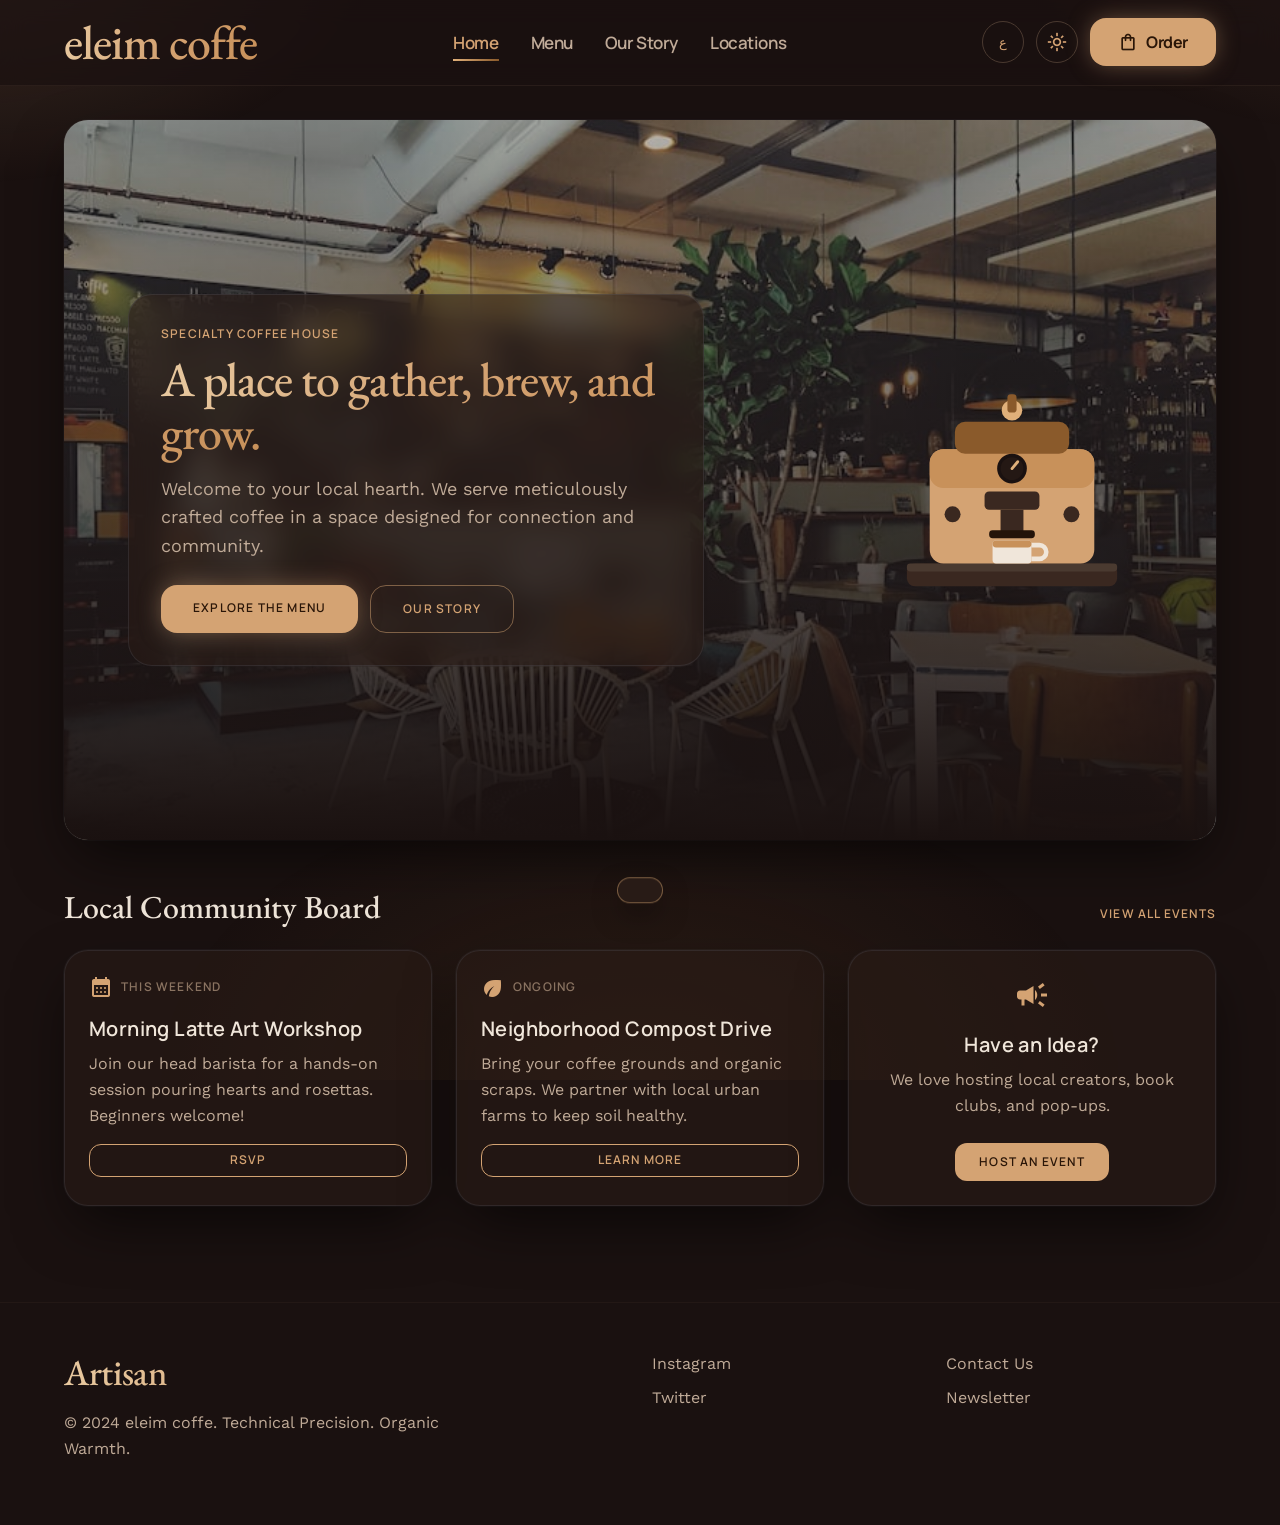
<file: index.html>
<!DOCTYPE html>

<html class="dark" lang="en" dir="ltr"><head>
<meta charset="utf-8"/>
<meta content="width=device-width, initial-scale=1.0" name="viewport"/>
<title>eleim coffe | The Organic Hearth</title>
<script src="assets/tailwind.js"></script>
<link href="assets/fonts.css" rel="stylesheet"/>
<style>.material-symbols-outlined{font-family:'Material Symbols Outlined';font-weight:normal;font-style:normal;line-height:1;letter-spacing:normal;text-transform:none;display:inline-block;white-space:nowrap;direction:ltr;}</style>
<script id="tailwind-config">
        tailwind.config = {
          darkMode: "class",
          theme: {
            extend: {
              "colors": {
                "tertiary-fixed": "rgb(var(--tertiary-fixed) / <alpha-value>)",
                "outline": "rgb(var(--outline) / <alpha-value>)",
                "on-secondary-fixed-variant": "rgb(var(--on-secondary-fixed-variant) / <alpha-value>)",
                "primary-fixed": "rgb(var(--primary-fixed) / <alpha-value>)",
                "tertiary": "rgb(var(--tertiary) / <alpha-value>)",
                "surface-container-highest": "rgb(var(--surface-container-highest) / <alpha-value>)",
                "surface-container-low": "rgb(var(--surface-container-low) / <alpha-value>)",
                "on-error-container": "rgb(var(--on-error-container) / <alpha-value>)",
                "on-tertiary-container": "rgb(var(--on-tertiary-container) / <alpha-value>)",
                "on-secondary-fixed": "rgb(var(--on-secondary-fixed) / <alpha-value>)",
                "on-tertiary-fixed-variant": "rgb(var(--on-tertiary-fixed-variant) / <alpha-value>)",
                "on-tertiary": "rgb(var(--on-tertiary) / <alpha-value>)",
                "inverse-on-surface": "rgb(var(--inverse-on-surface) / <alpha-value>)",
                "on-primary": "rgb(var(--on-primary) / <alpha-value>)",
                "on-secondary": "rgb(var(--on-secondary) / <alpha-value>)",
                "outline-variant": "rgb(var(--outline-variant) / <alpha-value>)",
                "surface-dim": "rgb(var(--surface-dim) / <alpha-value>)",
                "secondary": "rgb(var(--secondary) / <alpha-value>)",
                "primary": "rgb(var(--primary) / <alpha-value>)",
                "primary-container": "rgb(var(--primary-container) / <alpha-value>)",
                "surface": "rgb(var(--surface) / <alpha-value>)",
                "surface-container": "rgb(var(--surface-container) / <alpha-value>)",
                "secondary-fixed": "rgb(var(--secondary-fixed) / <alpha-value>)",
                "inverse-surface": "rgb(var(--inverse-surface) / <alpha-value>)",
                "on-secondary-container": "rgb(var(--on-secondary-container) / <alpha-value>)",
                "on-surface-variant": "rgb(var(--on-surface-variant) / <alpha-value>)",
                "secondary-fixed-dim": "rgb(var(--secondary-fixed-dim) / <alpha-value>)",
                "on-primary-fixed-variant": "rgb(var(--on-primary-fixed-variant) / <alpha-value>)",
                "error": "rgb(var(--error) / <alpha-value>)",
                "surface-tint": "rgb(var(--surface-tint) / <alpha-value>)",
                "surface-variant": "rgb(var(--surface-variant) / <alpha-value>)",
                "surface-bright": "rgb(var(--surface-bright) / <alpha-value>)",
                "error-container": "rgb(var(--error-container) / <alpha-value>)",
                "on-primary-fixed": "rgb(var(--on-primary-fixed) / <alpha-value>)",
                "background": "rgb(var(--background) / <alpha-value>)",
                "primary-fixed-dim": "rgb(var(--primary-fixed-dim) / <alpha-value>)",
                "tertiary-fixed-dim": "rgb(var(--tertiary-fixed-dim) / <alpha-value>)",
                "surface-container-high": "rgb(var(--surface-container-high) / <alpha-value>)",
                "tertiary-container": "rgb(var(--tertiary-container) / <alpha-value>)",
                "on-error": "rgb(var(--on-error) / <alpha-value>)",
                "on-primary-container": "rgb(var(--on-primary-container) / <alpha-value>)",
                "on-surface": "rgb(var(--on-surface) / <alpha-value>)",
                "surface-container-lowest": "rgb(var(--surface-container-lowest) / <alpha-value>)",
                "inverse-primary": "rgb(var(--inverse-primary) / <alpha-value>)",
                "on-background": "rgb(var(--on-background) / <alpha-value>)",
                "secondary-container": "rgb(var(--secondary-container) / <alpha-value>)",
                "on-tertiary-fixed": "rgb(var(--on-tertiary-fixed) / <alpha-value>)"
              },
              "borderRadius": { "DEFAULT": "0.25rem", "lg": "0.5rem", "xl": "0.75rem", "full": "9999px", "2xl": "1rem", "3xl": "1.5rem" },
              "spacing": { "margin-mobile": "16px", "container-max": "1280px", "stack-md": "24px", "stack-lg": "48px", "stack-sm": "12px", "margin-desktop": "64px", "gutter": "24px", "unit": "8px" },
              "fontFamily": {
                      "display-lg-mobile": ["EB Garamond"], "headline-sm": ["Manrope"], "label-caps": ["Manrope"],
                      "headline-md": ["EB Garamond"], "display-lg": ["EB Garamond"], "body-lg": ["Work Sans"],
                      "body-md": ["Work Sans"], "mono-technical": ["Space Grotesk"], "nav": ["Manrope"]
              },
              "fontSize": {
                      "display-lg-mobile": ["36px", { "lineHeight": "1.2", "letterSpacing": "-0.01em", "fontWeight": "500" }],
                      "headline-sm": ["20px", { "lineHeight": "1.4", "letterSpacing": "0.02em", "fontWeight": "600" }],
                      "label-caps": ["12px", { "lineHeight": "1.2", "letterSpacing": "0.1em", "fontWeight": "600" }],
                      "headline-md": ["32px", { "lineHeight": "1.2", "fontWeight": "500" }],
                      "display-lg": ["48px", { "lineHeight": "1.1", "letterSpacing": "-0.02em", "fontWeight": "500" }],
                      "body-lg": ["18px", { "lineHeight": "1.6", "fontWeight": "400" }],
                      "body-md": ["16px", { "lineHeight": "1.6", "fontWeight": "400" }],
                      "mono-technical": ["14px", { "lineHeight": "1.4", "fontWeight": "400" }]
              }
      },
          },
        }
      </script>
<style>
        /* ===== Theme tokens (Dark = default) ===== */
        :root, .dark {
            --tertiary-fixed: 92 67 38; --outline: 138 115 97; --on-secondary-fixed-variant: 240 217 184;
            --primary-fixed: 240 230 218; --tertiary: 212 163 115; --surface-container-highest: 42 29 23;
            --surface-container-low: 36 24 20; --on-error-container: 255 180 171; --on-tertiary-container: 232 201 160;
            --on-secondary-fixed: 255 232 204; --on-tertiary-fixed-variant: 240 217 184; --on-tertiary: 42 22 8;
            --inverse-on-surface: 36 24 20; --on-primary: 35 19 9; --on-secondary: 42 22 8; --outline-variant: 74 58 48;
            --surface-dim: 21 13 11; --secondary: 212 163 115; --primary: 240 230 218; --primary-container: 58 40 32;
            --surface: 26 17 16; --surface-container: 42 29 23; --secondary-fixed: 122 79 40; --inverse-surface: 240 230 218;
            --on-secondary-container: 255 217 168; --on-surface-variant: 192 171 152; --secondary-fixed-dim: 200 145 90;
            --on-primary-fixed-variant: 216 196 176; --error: 255 84 73; --surface-tint: 212 163 115; --surface-variant: 42 29 23;
            --surface-bright: 58 40 32; --error-container: 147 0 10; --on-primary-fixed: 26 17 16; --background: 26 17 16;
            --primary-fixed-dim: 192 171 152; --tertiary-fixed-dim: 224 176 122; --surface-container-high: 58 40 32;
            --tertiary-container: 212 163 115; --on-error: 105 0 5; --on-primary-container: 216 196 176; --on-surface: 240 230 218;
            --surface-container-lowest: 21 13 11; --inverse-primary: 122 79 40; --on-background: 240 230 218;
            --secondary-container: 122 79 40; --on-tertiary-fixed: 255 243 228;
        }
        /* ===== Light theme (cream / latte) ===== */
        .light {
            --tertiary-fixed: 230 203 160; --outline: 156 128 104; --on-secondary-fixed-variant: 90 58 26;
            --primary-fixed: 42 24 16; --tertiary: 154 95 43; --surface-container-highest: 230 211 187;
            --surface-container-low: 251 243 233; --on-error-container: 147 0 10; --on-tertiary-container: 90 58 26;
            --on-secondary-fixed: 90 58 26; --on-tertiary-fixed-variant: 90 58 26; --on-tertiary: 255 248 240;
            --inverse-on-surface: 245 236 225; --on-primary: 255 250 243; --on-secondary: 255 248 240; --outline-variant: 216 196 173;
            --surface-dim: 230 211 187; --secondary: 154 95 43; --primary: 42 24 16; --primary-container: 240 217 184;
            --surface: 245 236 225; --surface-container: 243 231 216; --secondary-fixed: 212 163 115; --inverse-surface: 42 24 16;
            --on-secondary-container: 90 58 26; --on-surface-variant: 107 84 68; --secondary-fixed-dim: 200 145 90;
            --on-primary-fixed-variant: 107 84 68; --error: 186 26 26; --surface-tint: 154 95 43; --surface-variant: 236 220 200;
            --surface-bright: 255 250 243; --error-container: 255 218 214; --on-primary-fixed: 42 24 16; --background: 245 236 225;
            --primary-fixed-dim: 107 84 68; --tertiary-fixed-dim: 154 95 43; --surface-container-high: 236 220 200;
            --tertiary-container: 154 95 43; --on-error: 255 255 255; --on-primary-container: 107 84 68; --on-surface: 42 24 16;
            --surface-container-lowest: 255 250 243; --inverse-primary: 212 163 115; --on-background: 42 24 16;
            --secondary-container: 240 217 184; --on-tertiary-fixed: 90 58 26;
        }

        html { transition: background-color .4s ease; }
        .soft-shadow { box-shadow: 0 24px 60px -12px rgba(0, 0, 0, 0.65), 0 0 0 1px rgba(148, 163, 184, 0.06); }
        .light .soft-shadow { box-shadow: 0 24px 60px -12px rgba(120, 80, 40, 0.18), 0 0 0 1px rgba(154, 95, 43, 0.08); }

        body { position: relative; background-color: rgb(var(--surface)); overflow-x: hidden; transition: background-color .4s ease; }
        body[lang="ar"] { font-family: 'Cairo', 'Work Sans', sans-serif; }
        body::before {
            content: ""; position: fixed; inset: -20%; z-index: -1;
            background:
                radial-gradient(40% 35% at 12% 8%, rgba(212, 163, 115, 0.20), transparent 60%),
                radial-gradient(38% 32% at 92% 6%, rgba(200, 145, 90, 0.16), transparent 60%),
                radial-gradient(45% 40% at 50% 100%, rgba(122, 79, 40, 0.18), transparent 60%);
            animation: aurora 18s ease-in-out infinite alternate;
        }
        .light body::before {
            background:
                radial-gradient(40% 35% at 12% 8%, rgba(212, 163, 115, 0.28), transparent 60%),
                radial-gradient(38% 32% at 92% 6%, rgba(200, 145, 90, 0.24), transparent 60%),
                radial-gradient(45% 40% at 50% 100%, rgba(240, 217, 184, 0.45), transparent 60%);
        }
        @keyframes aurora {
            0%   { transform: translate3d(0, 0, 0) scale(1); }
            50%  { transform: translate3d(-2%, 1.5%, 0) scale(1.08); }
            100% { transform: translate3d(2%, -1.5%, 0) scale(1.04); }
        }

        .glass {
            background: rgba(42, 29, 23, 0.55) !important;
            backdrop-filter: blur(14px); -webkit-backdrop-filter: blur(14px);
            border: 1px solid rgba(148, 163, 184, 0.12) !important;
        }
        .glass:hover { border-color: rgba(212, 163, 115, 0.5) !important; box-shadow: 0 24px 60px -12px rgba(0,0,0,0.65), 0 0 28px -6px rgba(212, 163, 115, 0.35); }
        .light .glass { background: rgba(255, 250, 243, 0.62) !important; border: 1px solid rgba(154, 95, 43, 0.18) !important; }
        .light .glass:hover { border-color: rgba(154, 95, 43, 0.5) !important; box-shadow: 0 24px 60px -12px rgba(120,80,40,0.20), 0 0 28px -6px rgba(154, 95, 43, 0.30); }

        img, .bg-cover { filter: saturate(1.1) sepia(0.12) brightness(0.95) contrast(1.05); }
        .light img, .light .bg-cover { filter: saturate(1.05) sepia(0.05) brightness(1.0) contrast(1.02); }

        .glow-cyan { box-shadow: 0 0 24px -4px rgba(212, 163, 115, 0.55); }
        .text-gradient { background: linear-gradient(100deg, #e8c9a0 0%, #d4a373 50%, #c8915a 100%); -webkit-background-clip: text; background-clip: text; color: transparent; }
        .light .text-gradient { background: linear-gradient(100deg, #a9743b 0%, #8a5a2b 50%, #6b4422 100%); -webkit-background-clip: text; background-clip: text; color: transparent; }

        a, button { transition: all .3s ease; }

        .page { display: none; animation: pageIn .5s ease both; }
        .page.active { display: block; }
        @keyframes pageIn { from { opacity: 0; transform: translateY(12px); } to { opacity: 1; transform: translateY(0); } }
        .nav-link { position: relative; }
        .nav-link.nav-active { color: rgb(var(--secondary)) !important; }
        .nav-link::after { content: ""; position: absolute; inset-inline-start: 0; bottom: -6px; height: 2px; width: 0; background: linear-gradient(90deg,#e0b07a,#8a5a2b); transition: width .3s ease; }
        .nav-link:hover::after, .nav-link.nav-active::after { width: 100%; }

        .steam path { animation: steam 3.2s ease-in-out infinite; }
        .steam path:nth-child(2) { animation-delay: .6s; }
        .steam path:nth-child(3) { animation-delay: 1.2s; }
        @keyframes steam { 0% { opacity: 0; transform: translateY(6px) scaleY(.8); } 40% { opacity: .8; } 100% { opacity: 0; transform: translateY(-14px) scaleY(1.2); } }
        .machine { animation: floaty 6s ease-in-out infinite; }
        @keyframes floaty { 0%,100%{ transform: translateY(0);} 50%{ transform: translateY(-10px);} }

        #toast {
            position: fixed; bottom: 28px; left: 50%; transform: translateX(-50%) translateY(120%);
            background: rgba(42,29,23,.92); border: 1px solid rgba(212,163,115,.5); color: #f0e6da;
            padding: 12px 22px; border-radius: 9999px; z-index: 100; backdrop-filter: blur(10px);
            transition: transform .4s cubic-bezier(.2,.9,.3,1.3); box-shadow: 0 12px 30px -6px rgba(0,0,0,.6); font-size: 14px;
        }
        .light #toast { background: rgba(255,250,243,.95); color: #2a1810; border-color: rgba(154,95,43,.5); }
        #toast.show { transform: translateX(-50%) translateY(0); }

        .icon-btn { width: 42px; height: 42px; display: inline-flex; align-items: center; justify-content: center; border-radius: 9999px; border: 1px solid rgb(var(--outline-variant)); color: rgb(var(--secondary)); }
        .icon-btn:hover { background: rgb(var(--secondary) / .12); }
    </style>
</head>
<body class="bg-surface text-on-surface font-body-md antialiased selection:bg-secondary selection:text-on-secondary">

<!-- ===== TOP APP BAR (desktop) ===== -->
<nav class="bg-surface/70 backdrop-blur-md fixed top-0 w-full z-50 border-b border-outline-variant/30 hidden md:block">
<div class="flex justify-between items-center px-margin-mobile md:px-margin-desktop py-4 max-w-container-max mx-auto">
<a class="font-display-lg text-display-lg-mobile md:text-display-lg text-gradient" data-nav="home" data-i18n="brand.full" href="#home">eleim coffe</a>
<div class="flex gap-8 font-nav text-[17px] font-semibold tracking-tight items-center">
<a class="nav-link text-on-surface-variant hover:text-secondary" data-nav="home" data-i18n="nav.home" href="#home">Home</a>
<a class="nav-link text-on-surface-variant hover:text-secondary" data-nav="menu" data-i18n="nav.menu" href="#menu">Menu</a>
<a class="nav-link text-on-surface-variant hover:text-secondary" data-nav="story" data-i18n="nav.story" href="#story">Our Story</a>
<a class="nav-link text-on-surface-variant hover:text-secondary" data-nav="locations" data-i18n="nav.locations" href="#locations">Locations</a>
</div>
<div class="flex items-center gap-3">
<button id="langBtn" class="icon-btn font-label-caps text-[13px]" title="Language">ع</button>
<button id="themeBtn" class="icon-btn" title="Theme"><span class="material-symbols-outlined text-[20px]">light_mode</span></button>
<button data-nav="order" onclick="location.hash='#order'" class="bg-secondary text-on-secondary px-7 py-3 rounded-2xl font-nav text-[16px] font-bold tracking-tight hover:bg-secondary-container hover:text-on-secondary-container glow-cyan flex items-center gap-2">
<span class="material-symbols-outlined text-[20px]">shopping_bag</span><span data-i18n="nav.order">Order</span>
<span data-cart-count class="hidden bg-on-secondary/20 px-2 py-0.5 rounded-full text-[11px]">0</span>
</button>
</div>
</div>
</nav>

<!-- ===== MOBILE TOP BAR ===== -->
<div class="md:hidden flex justify-between items-center px-margin-mobile py-4 fixed top-0 w-full z-50 bg-surface/80 backdrop-blur-md border-b border-outline-variant/30">
<a class="font-display-lg-mobile text-display-lg-mobile text-gradient" data-nav="home" data-i18n="brand.short" href="#home">eleim</a>
<div class="flex items-center gap-2">
<button id="langBtnM" class="icon-btn font-label-caps text-[13px]">ع</button>
<button id="themeBtnM" class="icon-btn"><span class="material-symbols-outlined text-[20px]">light_mode</span></button>
<button id="menuBtn" class="icon-btn"><span class="material-symbols-outlined">menu</span></button>
</div>
</div>
<!-- Mobile drawer -->
<div id="mobileMenu" class="md:hidden fixed inset-0 z-40 bg-surface/95 backdrop-blur-lg flex-col items-center justify-center gap-8 hidden">
<a class="nav-link font-nav text-3xl font-bold tracking-tight text-primary" data-nav="home" data-i18n="nav.home" href="#home">Home</a>
<a class="nav-link font-nav text-3xl font-bold tracking-tight text-primary" data-nav="menu" data-i18n="nav.menu" href="#menu">Menu</a>
<a class="nav-link font-nav text-3xl font-bold tracking-tight text-primary" data-nav="story" data-i18n="nav.story" href="#story">Our Story</a>
<a class="nav-link font-nav text-3xl font-bold tracking-tight text-primary" data-nav="locations" data-i18n="nav.locations" href="#locations">Locations</a>
<a class="nav-link font-nav text-3xl font-bold tracking-tight text-secondary" data-nav="order" data-i18n="nav.order" href="#order">Order</a>
</div>

<!-- ===== MAIN ===== -->
<main class="pt-[100px] md:pt-[120px] pb-stack-lg">

<!-- ============ PAGE: HOME ============ -->
<section class="page" data-page="home">
<div class="px-margin-mobile md:px-margin-desktop max-w-container-max mx-auto mb-stack-lg">
<div class="relative w-full h-[640px] md:h-[720px] rounded-3xl overflow-hidden soft-shadow bg-surface-container-low">
<div class="absolute inset-0 bg-cover bg-center w-full h-full" style="background-image: url('assets/img/1554118811-1e0d58224f24.jpg')"></div>
<div class="absolute inset-0 bg-gradient-to-t from-surface via-surface/60 to-surface/20"></div>
<div class="relative z-10 h-full flex flex-col md:flex-row items-center justify-between p-margin-mobile md:p-margin-desktop gap-8">
<div class="max-w-xl glass p-8 rounded-3xl">
<p class="font-label-caps text-label-caps text-secondary uppercase tracking-widest mb-3" data-i18n="hero.badge">Specialty Coffee House</p>
<h1 class="font-display-lg-mobile md:font-display-lg text-display-lg-mobile md:text-display-lg mb-4"><span class="text-gradient" data-i18n="hero.title">A place to gather, brew, and grow.</span></h1>
<p class="font-body-lg text-body-lg text-on-surface-variant mb-6" data-i18n="hero.desc">Welcome to your local hearth. We serve meticulously crafted coffee in a space designed for connection and community.</p>
<div class="flex flex-wrap gap-3">
<a href="#menu" class="bg-secondary text-on-secondary px-8 py-4 rounded-2xl font-label-caps text-label-caps uppercase tracking-widest hover:bg-secondary-container hover:text-on-secondary-container glow-cyan" data-i18n="hero.cta1">Explore the Menu</a>
<a href="#story" class="border border-secondary/50 text-secondary px-8 py-4 rounded-2xl font-label-caps text-label-caps uppercase tracking-widest hover:bg-secondary/10" data-i18n="hero.cta2">Our Story</a>
</div>
</div>
<div class="machine hidden lg:block shrink-0">
<svg width="280" height="240" viewBox="0 0 240 210" fill="none" xmlns="http://www.w3.org/2000/svg">
<g class="steam" stroke="#f0e6da" stroke-width="3" stroke-linecap="round" opacity="0.8">
<path d="M112 150 c-6 -8 6 -12 0 -22"/><path d="M120 150 c-6 -8 6 -12 0 -22"/><path d="M128 150 c-6 -8 6 -12 0 -22"/>
</g>
<rect x="28" y="178" width="184" height="20" rx="7" fill="#3a2820"/>
<rect x="28" y="178" width="184" height="7" rx="3" fill="#4a3a30"/>
<rect x="48" y="78" width="144" height="100" rx="12" fill="#d4a373"/>
<rect x="48" y="78" width="144" height="34" rx="12" fill="#c8915a"/>
<rect x="70" y="54" width="100" height="28" rx="9" fill="#8a5a2b"/>
<circle cx="120" cy="44" r="9" fill="#e0b07a"/>
<rect x="116" y="30" width="8" height="16" rx="3" fill="#8a5a2b"/>
<circle cx="120" cy="95" r="13" fill="#1a1110"/><circle cx="120" cy="95" r="10" fill="#241814"/>
<path d="M120 95 l5 -6" stroke="#e0b07a" stroke-width="2.5" stroke-linecap="round"/>
<circle cx="68" cy="135" r="7" fill="#3a2820"/><circle cx="172" cy="135" r="7" fill="#3a2820"/>
<rect x="96" y="115" width="48" height="16" rx="4" fill="#3a2820"/>
<rect x="110" y="131" width="20" height="20" fill="#3a2820"/>
<rect x="100" y="149" width="40" height="7" rx="3" fill="#231309"/>
<rect x="103" y="158" width="34" height="20" rx="3" fill="#f0e6da"/>
<path d="M137 162 h7 a6 6 0 0 1 0 12 h-7" fill="none" stroke="#f0e6da" stroke-width="4"/>
<rect x="103" y="158" width="34" height="6" rx="3" fill="#c8915a"/>
</svg>
</div>
</div>
</div>
</div>

<div class="px-margin-mobile md:px-margin-desktop max-w-container-max mx-auto mb-stack-lg">
<div class="flex flex-col md:flex-row justify-between items-baseline mb-stack-md">
<h2 class="font-headline-md text-headline-md text-primary" data-i18n="community.title">Local Community Board</h2>
<a class="font-label-caps text-label-caps text-secondary uppercase tracking-widest hover:underline mt-2 md:mt-0" href="#locations" data-i18n="community.viewall">View All Events</a>
</div>
<div class="grid grid-cols-1 md:grid-cols-3 gap-gutter">
<div class="glass rounded-3xl p-6 soft-shadow hover:-translate-y-1.5">
<div class="flex items-center gap-2 mb-4"><span class="material-symbols-outlined text-secondary" style="font-variation-settings:'FILL' 1;">calendar_month</span><span class="font-label-caps text-label-caps text-outline uppercase tracking-widest" data-i18n="c1.badge">This Weekend</span></div>
<h3 class="font-headline-sm text-headline-sm text-primary mb-2" data-i18n="c1.title">Morning Latte Art Workshop</h3>
<p class="font-body-md text-body-md text-on-surface-variant mb-4" data-i18n="c1.desc">Join our head barista for a hands-on session pouring hearts and rosettas. Beginners welcome!</p>
<button data-rsvp class="w-full py-2 border border-secondary text-secondary rounded-xl font-label-caps text-label-caps uppercase hover:bg-secondary/10" data-i18n="c1.btn">RSVP</button>
</div>
<div class="glass rounded-3xl p-6 soft-shadow hover:-translate-y-1.5">
<div class="flex items-center gap-2 mb-4"><span class="material-symbols-outlined text-tertiary" style="font-variation-settings:'FILL' 1;">eco</span><span class="font-label-caps text-label-caps text-outline uppercase tracking-widest" data-i18n="c2.badge">Ongoing</span></div>
<h3 class="font-headline-sm text-headline-sm text-primary mb-2" data-i18n="c2.title">Neighborhood Compost Drive</h3>
<p class="font-body-md text-body-md text-on-surface-variant mb-4" data-i18n="c2.desc">Bring your coffee grounds and organic scraps. We partner with local urban farms to keep soil healthy.</p>
<button data-rsvp class="w-full py-2 border border-secondary text-secondary rounded-xl font-label-caps text-label-caps uppercase hover:bg-secondary/10" data-i18n="c2.btn">Learn More</button>
</div>
<div class="glass rounded-3xl p-6 soft-shadow border-2 border-secondary/30 flex flex-col justify-center items-center text-center">
<span class="material-symbols-outlined text-4xl text-secondary mb-4" style="font-variation-settings:'FILL' 1;">campaign</span>
<h3 class="font-headline-sm text-headline-sm text-primary mb-2" data-i18n="c3.title">Have an Idea?</h3>
<p class="font-body-md text-body-md text-on-surface-variant mb-6" data-i18n="c3.desc">We love hosting local creators, book clubs, and pop-ups.</p>
<button data-rsvp class="bg-secondary text-on-secondary px-6 py-3 rounded-xl font-label-caps text-label-caps uppercase hover:bg-secondary-container hover:text-on-secondary-container" data-i18n="c3.btn">Host an Event</button>
</div>
</div>
</div>
</section>

<!-- ============ PAGE: MENU ============ -->
<section class="page" data-page="menu">
<!-- Menu banner with background image -->
<div class="px-margin-mobile md:px-margin-desktop max-w-container-max mx-auto mb-stack-lg">
<div class="relative w-full h-[360px] md:h-[460px] rounded-3xl overflow-hidden soft-shadow bg-surface-container-low">
<div class="absolute inset-0 bg-cover bg-center" style="background-image: url('assets/img/1517433670267-08bbd4be890f.jpg')"></div>
<div class="absolute inset-0 bg-gradient-to-t from-surface via-surface/65 to-surface/25"></div>
<div class="relative z-10 h-full flex flex-col justify-end p-margin-mobile md:p-margin-desktop">
<div class="max-w-2xl">
<p class="font-label-caps text-label-caps text-secondary uppercase tracking-widest mb-2" data-i18n="menu.badge">Crafted Daily</p>
<h2 class="font-display-lg-mobile md:font-display-lg text-display-lg-mobile md:text-display-lg mb-3"><span class="text-gradient" data-i18n="menu.title">Our Coffee Menu</span></h2>
<p class="font-body-lg text-body-lg text-on-surface-variant" data-i18n="menu.desc">From single-origin pours to silky milk drinks and fresh-baked pastries — every item made with care.</p>
</div>
</div>
</div>
</div>
<!-- Categorized items -->
<div class="px-margin-mobile md:px-margin-desktop max-w-container-max mx-auto">
<div id="menuGrid"></div>
</div>
</section>

<!-- ============ PAGE: OUR STORY ============ -->
<section class="page" data-page="story">
<div class="px-margin-mobile md:px-margin-desktop max-w-container-max mx-auto">
<div class="grid grid-cols-1 md:grid-cols-2 gap-stack-lg items-center">
<div class="rounded-3xl overflow-hidden h-[420px] soft-shadow">
<img class="w-full h-full object-cover" src="assets/img/1511920170033-f8396924c348.jpg" alt="Barista at work"/>
</div>
<div>
<p class="font-label-caps text-label-caps text-secondary uppercase tracking-widest mb-2" data-i18n="story.badge">Since 2014</p>
<h2 class="font-display-lg-mobile md:font-display-lg text-display-lg-mobile md:text-display-lg mb-6"><span class="text-gradient" data-i18n="story.title">Technical precision. Organic warmth.</span></h2>
<p class="font-body-lg text-body-lg text-on-surface-variant mb-4" data-i18n="story.desc">We started with a single roaster and a simple belief: great coffee is a craft and a community ritual. Today we roast in small batches, source directly from growers, and pour every cup like it matters — because it does.</p>
<div class="grid grid-cols-3 gap-4 mt-8">
<div class="glass rounded-2xl p-4 text-center"><p class="font-display-lg text-headline-md text-secondary">10+</p><p class="font-label-caps text-label-caps text-outline uppercase" data-i18n="story.years">Years</p></div>
<div class="glass rounded-2xl p-4 text-center"><p class="font-display-lg text-headline-md text-secondary">14</p><p class="font-label-caps text-label-caps text-outline uppercase" data-i18n="story.origins">Origins</p></div>
<div class="glass rounded-2xl p-4 text-center"><p class="font-display-lg text-headline-md text-secondary">2</p><p class="font-label-caps text-label-caps text-outline uppercase" data-i18n="story.cafes">Cafés</p></div>
</div>
</div>
</div>
</div>
</section>

<!-- ============ PAGE: LOCATIONS ============ -->
<section class="page" data-page="locations">
<div class="px-margin-mobile md:px-margin-desktop max-w-container-max mx-auto">
<div class="text-center mb-stack-lg max-w-2xl mx-auto">
<p class="font-label-caps text-label-caps text-secondary uppercase tracking-widest mb-2" data-i18n="loc.badge">Come Visit</p>
<h2 class="font-display-lg-mobile md:font-display-lg text-display-lg-mobile md:text-display-lg mb-4"><span class="text-gradient" data-i18n="loc.title">Find a Hearth Near You</span></h2>
</div>
<div id="locGrid" class="grid grid-cols-1 md:grid-cols-2 gap-gutter"></div>
</div>
</section>

<!-- ============ PAGE: ORDER ============ -->
<section class="page" data-page="order">
<div class="px-margin-mobile md:px-margin-desktop mx-auto max-w-2xl">
<div class="glass rounded-3xl p-8 soft-shadow text-center">
<span class="material-symbols-outlined text-5xl text-secondary mb-4" style="font-variation-settings:'FILL' 1;">local_cafe</span>
<h2 class="font-display-lg-mobile md:font-display-lg text-display-lg-mobile md:text-display-lg mb-4"><span class="text-gradient" data-i18n="order.title">Your Order</span></h2>
<p class="font-body-lg text-on-surface-variant mb-6"><span data-i18n="order.items">Items in your bag:</span> <span data-cart-count class="text-secondary font-bold">0</span></p>
<div id="orderList" class="text-start mb-6 divide-y divide-outline-variant/20"></div>
<a href="#menu" class="inline-block bg-secondary text-on-secondary px-8 py-4 rounded-2xl font-label-caps text-label-caps uppercase tracking-widest hover:bg-secondary-container hover:text-on-secondary-container glow-cyan" data-i18n="order.add">+ Add from Menu</a>
</div>
</div>
</section>

</main>

<!-- ===== FOOTER (global — shows on every page) ===== -->
<footer class="border-t border-outline-variant/20 w-full py-stack-lg">
<div class="grid grid-cols-1 md:grid-cols-4 gap-gutter px-margin-mobile md:px-margin-desktop max-w-container-max mx-auto font-body-md text-body-md">
<div class="col-span-1 md:col-span-2">
<a class="font-display-lg text-display-lg-mobile text-gradient mb-4 block" href="#home">Artisan</a>
<p class="text-on-surface-variant max-w-sm mb-4" data-i18n="footer.tagline">© 2024 Artisan Coffee Co. Technical Precision. Organic Warmth.</p>
</div>
<div class="flex flex-col gap-2">
<a class="text-on-surface-variant hover:text-secondary w-fit" href="#">Instagram</a>
<a class="text-on-surface-variant hover:text-secondary w-fit" href="#">Twitter</a>
</div>
<div class="flex flex-col gap-2">
<a class="text-on-surface-variant hover:text-secondary w-fit" href="#locations" data-i18n="footer.contact">Contact Us</a>
<a class="text-on-surface-variant hover:text-secondary w-fit" href="#" data-i18n="footer.newsletter">Newsletter</a>
</div>
</div>
</footer>

<div id="toast"></div>

<!-- ===== PRODUCT MODAL ===== -->
<div id="productModal" class="hidden fixed inset-0 z-[200] items-center justify-center p-4">
<div class="absolute inset-0 bg-black/70 backdrop-blur-sm" data-modal-close></div>
<div class="glass relative w-full max-w-3xl rounded-3xl overflow-hidden soft-shadow max-h-[90vh] overflow-y-auto">
<button data-modal-close aria-label="Close" class="absolute top-4 end-4 z-10 w-10 h-10 inline-flex items-center justify-center rounded-full bg-surface/85 backdrop-blur-sm border border-outline-variant/40 text-on-surface hover:text-secondary hover:border-secondary/60"><span class="material-symbols-outlined text-[20px]">close</span></button>
<div id="modalBody"></div>
</div>
</div>

<!-- ===== JAVASCRIPT ===== -->
<script>
(function () {
  "use strict";

  /* ---------- i18n dictionary ---------- */
  const I18N = {
    en: {
      "brand.full":"eleim coffe","brand.short":"eleim",
      "nav.home":"Home","nav.menu":"Menu","nav.story":"Our Story","nav.locations":"Locations","nav.order":"Order",
      "hero.badge":"Specialty Coffee House","hero.title":"A place to gather, brew, and grow.",
      "hero.desc":"Welcome to your local hearth. We serve meticulously crafted coffee in a space designed for connection and community.",
      "hero.cta1":"Explore the Menu","hero.cta2":"Our Story",
      "community.title":"Local Community Board","community.viewall":"View All Events",
      "c1.badge":"This Weekend","c1.title":"Morning Latte Art Workshop","c1.desc":"Join our head barista for a hands-on session pouring hearts and rosettas. Beginners welcome!","c1.btn":"RSVP",
      "c2.badge":"Ongoing","c2.title":"Neighborhood Compost Drive","c2.desc":"Bring your coffee grounds and organic scraps. We partner with local urban farms to keep soil healthy.","c2.btn":"Learn More",
      "c3.title":"Have an Idea?","c3.desc":"We love hosting local creators, book clubs, and pop-ups.","c3.btn":"Host an Event",
      "menu.badge":"Crafted Daily","menu.title":"Our Coffee Menu","menu.desc":"From single-origin pours to silky milk drinks and fresh-baked pastries — every item made with care.","menu.add":"Add to Order","menu.view":"View",
      "cat.coffee":"Hot Coffee","cat.cold":"Cold Drinks","cat.bakery":"Pastries & Bakery",
      "story.badge":"Since 2014","story.title":"Technical precision. Organic warmth.","story.desc":"We started with a single roaster and a simple belief: great coffee is a craft and a community ritual. Today we roast in small batches, source directly from growers, and pour every cup like it matters — because it does.","story.years":"Years","story.origins":"Origins","story.cafes":"Cafés",
      "loc.badge":"Come Visit","loc.title":"Find a Hearth Near You","loc.directions":"Get Directions",
      "order.title":"Your Order","order.items":"Items in your bag:","order.add":"+ Add from Menu","order.empty":"Your bag is empty — add something tasty from the menu.","order.total":"Total",
      "footer.tagline":"© 2024 eleim coffe. Technical Precision. Organic Warmth.","footer.contact":"Contact Us","footer.newsletter":"Newsletter",
      "order.remove":"Remove item",
      "toast.added":"Added {x} to your order","toast.removed":"Removed {x} from your order","toast.rsvp":"Thanks! We'll be in touch soon."
    },
    ar: {
      "brand.full":"عليم كافيه","brand.short":"عليم",
      "nav.home":"الرئيسية","nav.menu":"القائمة","nav.story":"قصتنا","nav.locations":"الفروع","nav.order":"اطلب",
      "hero.badge":"محمصة قهوة مختصة","hero.title":"مكانٌ نجتمع فيه، ونُحضّر، وننمو.",
      "hero.desc":"أهلاً بك في ركنك الدافئ. نقدّم قهوة محضّرة بعناية في مساحةٍ صُمّمت للتواصل والمجتمع.",
      "hero.cta1":"تصفّح القائمة","hero.cta2":"قصتنا",
      "community.title":"لوحة المجتمع المحلي","community.viewall":"كل الفعاليات",
      "c1.badge":"نهاية الأسبوع","c1.title":"ورشة فنّ اللاتيه الصباحية","c1.desc":"انضمّ إلى رئيس الباريستا في جلسة عملية لرسم القلوب والوريدات. المبتدئون مُرحّبٌ بهم!","c1.btn":"احجز",
      "c2.badge":"مستمر","c2.title":"حملة تدوير المخلّفات","c2.desc":"أحضر بقايا القهوة والمخلّفات العضوية. نتعاون مع المزارع المحلية للحفاظ على خصوبة التربة.","c2.btn":"اعرف المزيد",
      "c3.title":"لديك فكرة؟","c3.desc":"يسعدنا استضافة المبدعين المحليين، ونوادي الكتب، والفعاليات.","c3.btn":"استضِف فعالية",
      "menu.badge":"يُحضّر يومياً","menu.title":"قائمة القهوة","menu.desc":"من القهوة أحادية المصدر ومشروبات الحليب الحريرية إلى المعجنات الطازجة — كلّ صنفٍ يُحضّر بعناية.","menu.add":"أضف للطلب","menu.view":"عرض",
      "cat.coffee":"قهوة ساخنة","cat.cold":"مشروبات باردة","cat.bakery":"معجنات ومخبوزات",
      "story.badge":"منذ 2014","story.title":"دقّةٌ تقنية. ودفءٌ طبيعي.","story.desc":"بدأنا بمحمصةٍ واحدة وإيمانٍ بسيط: القهوة الرائعة حرفةٌ وطقسٌ مجتمعي. اليوم نحمّص بكمياتٍ صغيرة، ونستورد مباشرةً من المزارعين، ونصبّ كلّ كوبٍ وكأنه يهم — لأنه فعلاً يهم.","story.years":"سنوات","story.origins":"مصادر","story.cafes":"فروع",
      "loc.badge":"تفضّل بزيارتنا","loc.title":"اعثر على أقرب فرعٍ إليك","loc.directions":"الاتجاهات",
      "order.title":"طلبك","order.items":"العناصر في سلّتك:","order.add":"+ أضف من القائمة","order.empty":"سلّتك فارغة — أضف شيئاً لذيذاً من القائمة.","order.total":"الإجمالي",
      "footer.tagline":"© 2024 عليم كافيه. دقّة تقنية. ودفءٌ طبيعي.","footer.contact":"تواصل معنا","footer.newsletter":"النشرة البريدية",
      "order.remove":"حذف العنصر",
      "toast.added":"تمت إضافة {x} إلى طلبك","toast.removed":"تمت إزالة {x} من طلبك","toast.rsvp":"شكراً لك! سنتواصل معك قريباً."
    }
  };

  /* ---------- Bilingual data ---------- */
  const MENU = [
    /* ---- Hot Coffee ---- */
    { id:"espresso", cat:"coffee", price:3.0, icon:"coffee", en:{name:"Espresso", origin:"Double shot", tags:["Bold","Cocoa"]}, ar:{name:"إسبريسو", origin:"جرعة مزدوجة", tags:["جريء","كاكاو"]} },
    { id:"americano", cat:"coffee", price:3.2, icon:"coffee", en:{name:"Americano", origin:"Hot water + espresso", tags:["Clean","Bold"]}, ar:{name:"أمريكانو", origin:"ماء ساخن + إسبريسو", tags:["نقي","جريء"]} },
    { id:"cappuccino", cat:"coffee", price:4.2, icon:"local_cafe", en:{name:"Cappuccino", origin:"Espresso + foam", tags:["Silky","Balanced"]}, ar:{name:"كابتشينو", origin:"إسبريسو + رغوة", tags:["حريري","متوازن"]} },
    { id:"flatwhite", cat:"coffee", price:4.5, icon:"coffee_maker", en:{name:"Flat White", origin:"Velvet microfoam", tags:["Smooth","Creamy"]}, ar:{name:"فلات وايت", origin:"رغوة مخمليّة", tags:["ناعم","كريمي"]} },
    { id:"macchiato", cat:"coffee", price:3.8, icon:"local_cafe", en:{name:"Macchiato", origin:"Espresso + foam dab", tags:["Strong","Compact"]}, ar:{name:"ماكياتو", origin:"إسبريسو + لمسة رغوة", tags:["قوي","مركّز"]} },
    { id:"cortado", cat:"coffee", price:4.0, icon:"coffee_maker", en:{name:"Cortado", origin:"Equal milk", tags:["Balanced","Smooth"]}, ar:{name:"كورتادو", origin:"حليب متساوٍ", tags:["متوازن","ناعم"]} },
    { id:"caramel", cat:"coffee", price:5.0, icon:"emoji_food_beverage", en:{name:"Caramel Latte", origin:"House caramel", tags:["Sweet","Buttery"]}, ar:{name:"لاتيه كراميل", origin:"كراميل بيتي", tags:["حلو","زبدي"]} },
    { id:"mocha", cat:"coffee", price:5.2, icon:"local_cafe", en:{name:"Mocha", origin:"Dark chocolate", tags:["Rich","Cocoa"]}, ar:{name:"موكا", origin:"شوكولاتة داكنة", tags:["غني","كاكاو"]} },
    { id:"turkish", cat:"coffee", price:3.5, icon:"coffee", en:{name:"Turkish Coffee", origin:"Finely ground, cardamom", tags:["Rich","Spiced"]}, ar:{name:"قهوة تركي", origin:"مطحونة ناعم، هيل", tags:["غني","مبهّر"]} },
    { id:"hearth", cat:"coffee", price:4.0, icon:"filter_alt", en:{name:"Hearth Blend", origin:"Guatemala / Antigua", tags:["Toasted Nut","Plum"]}, ar:{name:"خلطة المَوقد", origin:"غواتيمالا / أنتيغوا", tags:["مكسّرات محمّصة","برقوق"]} },
    { id:"sunlit", cat:"coffee", price:4.4, icon:"wb_sunny", en:{name:"Sunlit Canopy", origin:"Ethiopia / Yirgacheffe", tags:["Jasmine","Honey"]}, ar:{name:"مظلّة الشمس", origin:"إثيوبيا / يرغاتشيف", tags:["ياسمين","عسل"]} },
    /* ---- Cold Drinks ---- */
    { id:"coldbrew", cat:"cold", price:4.8, icon:"ac_unit", en:{name:"Cold Brew", origin:"18h steeped", tags:["Smooth","Low-acid"]}, ar:{name:"كولد برو", origin:"منقوع 18 ساعة", tags:["ناعم","حموضة منخفضة"]} },
    { id:"icedlatte", cat:"cold", price:4.6, icon:"ac_unit", en:{name:"Iced Latte", origin:"Chilled + milk", tags:["Refreshing","Smooth"]}, ar:{name:"لاتيه مثلّج", origin:"بارد + حليب", tags:["منعش","ناعم"]} },
    { id:"icedmocha", cat:"cold", price:5.0, icon:"ac_unit", en:{name:"Iced Mocha", origin:"Cocoa + ice", tags:["Sweet","Cool"]}, ar:{name:"موكا مثلّج", origin:"كاكاو + ثلج", tags:["حلو","بارد"]} },
    { id:"frappe", cat:"cold", price:5.5, icon:"icecream", en:{name:"Frappé", origin:"Blended ice", tags:["Creamy","Frozen"]}, ar:{name:"فرابيه", origin:"مخفوق مثلّج", tags:["كريمي","مثلّج"]} },
    { id:"affogato", cat:"cold", price:6.0, icon:"icecream", en:{name:"Affogato", origin:"Espresso + gelato", tags:["Dessert","Sweet"]}, ar:{name:"أفوغاتو", origin:"إسبريسو + جيلاتو", tags:["حلوى","حلو"]} },
    /* ---- Pastries & Bakery ---- */
    { id:"croissant", cat:"bakery", price:3.0, icon:"bakery_dining", en:{name:"Butter Croissant", origin:"Flaky, golden", tags:["Buttery","Flaky"]}, ar:{name:"كرواسون بالزبدة", origin:"هشّ، ذهبي", tags:["زبدي","هشّ"]} },
    { id:"painchoc", cat:"bakery", price:3.5, icon:"bakery_dining", en:{name:"Pain au Chocolat", origin:"Dark chocolate", tags:["Chocolate","Flaky"]}, ar:{name:"بان أو شوكولا", origin:"شوكولاتة داكنة", tags:["شوكولاتة","هشّ"]} },
    { id:"almondcr", cat:"bakery", price:3.8, icon:"bakery_dining", en:{name:"Almond Croissant", origin:"Almond cream", tags:["Nutty","Sweet"]}, ar:{name:"كرواسون لوز", origin:"كريمة لوز", tags:["مكسّرات","حلو"]} },
    { id:"cinnamon", cat:"bakery", price:4.0, icon:"cake", en:{name:"Cinnamon Roll", origin:"Cinnamon glaze", tags:["Warm","Sweet"]}, ar:{name:"رول قرفة", origin:"صوص قرفة", tags:["دافئ","حلو"]} },
    { id:"muffin", cat:"bakery", price:3.2, icon:"cake", en:{name:"Blueberry Muffin", origin:"Fresh blueberries", tags:["Fruity","Soft"]}, ar:{name:"مافن توت", origin:"توت طازج", tags:["فاكهي","طري"]} },
    { id:"cookie", cat:"bakery", price:2.5, icon:"cookie", en:{name:"Chocolate Cookie", origin:"Chunky chips", tags:["Chewy","Sweet"]}, ar:{name:"كوكي شوكولاتة", origin:"قطع شوكولاتة", tags:["مطّاطي","حلو"]} },
    { id:"brownie", cat:"bakery", price:3.5, icon:"cake", en:{name:"Fudge Brownie", origin:"Gooey center", tags:["Rich","Chocolate"]}, ar:{name:"براوني", origin:"قلب طري", tags:["غني","شوكولاتة"]} },
    { id:"cheesecake", cat:"bakery", price:4.5, icon:"cake", en:{name:"Cheesecake", origin:"New York style", tags:["Creamy","Tangy"]}, ar:{name:"تشيز كيك", origin:"نيويوركي", tags:["كريمي","حامض خفيف"]} },
    { id:"bananabread", cat:"bakery", price:3.3, icon:"bakery_dining", en:{name:"Banana Bread", origin:"Walnut loaf", tags:["Moist","Nutty"]}, ar:{name:"خبز الموز", origin:"رغيف بالجوز", tags:["طري","مكسّرات"]} },
    { id:"bagel", cat:"bakery", price:3.0, icon:"lunch_dining", en:{name:"Bagel & Cream Cheese", origin:"Toasted", tags:["Savory","Chewy"]}, ar:{name:"بيغل وجبنة كريمية", origin:"محمّص", tags:["مالح","مطّاطي"]} },
    { id:"danish", cat:"bakery", price:3.6, icon:"bakery_dining", en:{name:"Fruit Danish", origin:"Seasonal fruit", tags:["Fruity","Buttery"]}, ar:{name:"دنماركية بالفواكه", origin:"فواكه موسمية", tags:["فاكهي","زبدي"]} }
  ];
  /* ---- Product photos (Unsplash IDs, verified) ---- */
  const IMG = {
    espresso:"1510591509098-f4fdc6d0ff04", americano:"1551030173-122aabc4489c", cappuccino:"1572442388796-11668a67e53d",
    flatwhite:"1517256064527-09c73fc73e38", macchiato:"1485808191679-5f86510681a2", cortado:"1494314671902-399b18174975",
    caramel:"1497636577773-f1231844b336", mocha:"1578314675249-a6910f80cc4e", turkish:"1578374173705-969cbe6f2d6b",
    hearth:"1447933601403-0c6688de566e", sunlit:"1442550528053-c431ecb55509",
    coldbrew:"1461023058943-07fcbe16d735", icedlatte:"1517701550927-30cf4ba1dba5", icedmocha:"1561043433-aaf687c4cf04",
    frappe:"1572490122747-3968b75cc699", affogato:"1633933358116-a27b902fad35",
    croissant:"1555507036-ab1f4038808a", painchoc:"1623334044303-241021148842", almondcr:"1568471173242-461f0a730452",
    cinnamon:"1509365465985-25d11c17e812", muffin:"1607958996333-41aef7caefaa", cookie:"1499636136210-6f4ee915583e",
    brownie:"1606313564200-e75d5e30476c", cheesecake:"1533134242443-d4fd215305ad", bananabread:"1605286978633-2dec93ff88a2",
    bagel:"1585445490387-f47934b73b54", danish:"1620921568790-c1cf8984624c"
  };
  function imgUrl(id) { return "assets/img/" + (IMG[id] || IMG.espresso) + ".jpg"; }
  // Shared ambiance shots used to build a small gallery alongside each product's main photo
  const GALLERY_EXTRA = ["1517433670267-08bbd4be890f", "1511920170033-f8396924c348", "1554118811-1e0d58224f24"];
  function galleryUrls(id) {
    const main = IMG[id] || IMG.espresso;
    const files = [main];
    GALLERY_EXTRA.forEach(function (f) { if (f !== main) files.push(f); });
    return files.map(function (f) { return "assets/img/" + f + ".jpg"; });
  }

  const LOCATIONS = [
    { icon:"storefront", phone:"(555) 014-2200", en:{name:"Downtown Hearth", addr:"120 Maple Street, City Center", hours:"Mon–Sun · 7am – 9pm"}, ar:{name:"مَوقد وسط المدينة", addr:"١٢٠ شارع مايبل، وسط المدينة", hours:"السبت–الجمعة · ٧ص – ٩م"} },
    { icon:"factory", phone:"(555) 014-3300", en:{name:"Riverside Roastery", addr:"8 Canal Walk, Riverside", hours:"Mon–Fri · 6am – 7pm"}, ar:{name:"محمصة ضفّة النهر", addr:"٨ ممشى القناة، ضفّة النهر", hours:"الاثنين–الجمعة · ٦ص – ٧م"} }
  ];

  /* ---------- State ---------- */
  let lang = load("coffee-lang", "en");
  let theme = load("coffee-theme", "dark");
  const cart = {}; // id -> qty
  function t(key) { return (I18N[lang] && I18N[lang][key]) || (I18N.en[key] || key); }
  function load(k, d) { try { return localStorage.getItem(k) || d; } catch (e) { return d; } }
  function save(k, v) { try { localStorage.setItem(k, v); } catch (e) {} }

  /* ---------- Render menu ---------- */
  const menuGrid = document.getElementById("menuGrid");
  const CATS = [
    { key:"coffee", icon:"local_cafe" },
    { key:"cold",   icon:"ac_unit" },
    { key:"bakery", icon:"bakery_dining" }
  ];
  function renderCard(d) {
    const L = d[lang];
    const tags = L.tags.map(function (x) {
      return '<span class="px-3 py-1 rounded-full bg-tertiary-fixed/40 text-on-tertiary-fixed-variant font-label-caps text-label-caps">' + x + '</span>';
    }).join("");
    return '<div data-view="' + d.id + '" class="glass rounded-3xl overflow-hidden soft-shadow hover:-translate-y-1.5 flex flex-col group cursor-pointer">' +
      '<div class="relative h-44 w-full overflow-hidden">' +
        '<img src="' + imgUrl(d.id) + '" alt="' + L.name + '" loading="lazy" class="w-full h-full object-cover transition-transform duration-500 group-hover:scale-110"/>' +
        '<div class="absolute inset-0 bg-gradient-to-t from-black/35 to-transparent"></div>' +
        '<span class="absolute bottom-3 ' + (document.documentElement.dir === "rtl" ? "left-3" : "right-3") + ' bg-surface/85 backdrop-blur-sm text-secondary text-[12px] px-2.5 py-1 rounded-full border border-secondary/30 flex items-center gap-1 opacity-0 group-hover:opacity-100 transition-opacity"><span class="material-symbols-outlined text-[15px]">zoom_in</span>' + t("menu.view") + '</span>' +
        '<span class="absolute top-3 ' + (document.documentElement.dir === "rtl" ? "left-3" : "right-3") + ' bg-surface/85 backdrop-blur-sm text-secondary font-display-lg text-headline-sm px-3 py-1 rounded-full border border-secondary/30">' + money(d.price) + '</span>' +
        '<span class="absolute bottom-3 ' + (document.documentElement.dir === "rtl" ? "right-3" : "left-3") + ' w-9 h-9 rounded-full bg-secondary/90 flex items-center justify-center"><span class="material-symbols-outlined text-on-secondary text-[20px]">' + d.icon + '</span></span>' +
      '</div>' +
      '<div class="p-6 flex flex-col flex-1">' +
        '<p class="font-label-caps text-label-caps text-outline uppercase tracking-widest mb-1">' + L.origin + '</p>' +
        '<h3 class="font-headline-md text-headline-sm text-primary mb-3">' + L.name + '</h3>' +
        '<div class="flex gap-2 flex-wrap mb-5">' + tags + '</div>' +
        '<button data-add="' + d.id + '" class="mt-auto w-full py-2.5 bg-secondary text-on-secondary rounded-xl font-label-caps text-label-caps uppercase tracking-widest hover:bg-secondary-container hover:text-on-secondary-container flex items-center justify-center gap-2">' +
          '<span class="material-symbols-outlined text-[18px]">add_shopping_cart</span>' + t("menu.add") + '</button>' +
      '</div>' +
    '</div>';
  }
  function renderMenu() {
    menuGrid.innerHTML = CATS.map(function (c) {
      const items = MENU.filter(function (m) { return m.cat === c.key; });
      if (!items.length) return "";
      const cards = items.map(renderCard).join("");
      return '<div class="mb-stack-lg">' +
        '<div class="flex items-center gap-3 mb-stack-md">' +
          '<span class="material-symbols-outlined text-secondary text-3xl" style="font-variation-settings:\'FILL\' 1;">' + c.icon + '</span>' +
          '<h3 class="font-headline-md text-headline-md text-primary whitespace-nowrap">' + t("cat." + c.key) + '</h3>' +
          '<span class="font-label-caps text-label-caps text-outline">(' + items.length + ')</span>' +
          '<div class="flex-1 h-px bg-outline-variant/30"></div>' +
        '</div>' +
        '<div class="grid grid-cols-1 sm:grid-cols-2 lg:grid-cols-3 gap-gutter">' + cards + '</div>' +
      '</div>';
    }).join("");
  }

  /* ---------- Product modal ---------- */
  const productModal = document.getElementById("productModal");
  const modalBody = document.getElementById("modalBody");
  function openProduct(id) {
    const d = findItem(id);
    if (!d) return;
    const L = d[lang];
    const imgs = galleryUrls(id);
    const tags = L.tags.map(function (x) {
      return '<span class="px-3 py-1 rounded-full bg-tertiary-fixed/40 text-on-tertiary-fixed-variant font-label-caps text-label-caps">' + x + '</span>';
    }).join("");
    const thumbs = imgs.map(function (u, i) {
      return '<button data-thumb="' + u + '" class="thumb h-16 w-16 shrink-0 rounded-lg overflow-hidden border-2 ' + (i === 0 ? "border-secondary" : "border-outline-variant/30") + '"><img src="' + u + '" alt="" class="w-full h-full object-cover"/></button>';
    }).join("");
    modalBody.innerHTML =
      '<div class="grid md:grid-cols-2">' +
        '<div class="p-4 md:p-5">' +
          '<div class="relative h-64 md:h-80 rounded-2xl overflow-hidden mb-3 bg-surface-container-low">' +
            '<img id="modalMainImg" src="' + imgs[0] + '" alt="' + L.name + '" class="w-full h-full object-cover"/>' +
          '</div>' +
          '<div class="flex gap-2 overflow-x-auto pb-1">' + thumbs + '</div>' +
        '</div>' +
        '<div class="p-6 md:p-8 flex flex-col">' +
          '<p class="font-label-caps text-label-caps text-outline uppercase tracking-widest mb-1">' + L.origin + '</p>' +
          '<h3 class="font-headline-md text-headline-md text-primary mb-4">' + L.name + '</h3>' +
          '<div class="flex gap-2 flex-wrap mb-6">' + tags + '</div>' +
          '<p class="font-display-lg text-headline-sm text-secondary mb-6">' + money(d.price) + '</p>' +
          '<button data-add="' + d.id + '" class="mt-auto w-full py-3 bg-secondary text-on-secondary rounded-xl font-label-caps text-label-caps uppercase tracking-widest hover:bg-secondary-container hover:text-on-secondary-container flex items-center justify-center gap-2">' +
            '<span class="material-symbols-outlined text-[18px]">add_shopping_cart</span>' + t("menu.add") + '</button>' +
        '</div>' +
      '</div>';
    productModal.classList.remove("hidden");
    productModal.classList.add("flex");
    document.body.style.overflow = "hidden";
  }
  function closeModal() {
    productModal.classList.add("hidden");
    productModal.classList.remove("flex");
    document.body.style.overflow = "";
  }

  /* ---------- Render locations ---------- */
  const locGrid = document.getElementById("locGrid");
  function renderLocations() {
    locGrid.innerHTML = LOCATIONS.map(function (l) {
      const L = l[lang];
      return '<div class="glass rounded-3xl p-8 soft-shadow hover:-translate-y-1">' +
        '<div class="flex items-center gap-3 mb-4"><span class="material-symbols-outlined text-secondary text-3xl" style="font-variation-settings:\'FILL\' 1;">' + l.icon + '</span><h3 class="font-headline-md text-headline-md text-primary">' + L.name + '</h3></div>' +
        '<p class="font-body-md text-on-surface-variant flex items-center gap-2 mb-2"><span class="material-symbols-outlined text-secondary text-[18px]">location_on</span>' + L.addr + '</p>' +
        '<p class="font-body-md text-on-surface-variant flex items-center gap-2 mb-2"><span class="material-symbols-outlined text-secondary text-[18px]">schedule</span>' + L.hours + '</p>' +
        '<p class="font-body-md text-on-surface-variant flex items-center gap-2 mb-6"><span class="material-symbols-outlined text-secondary text-[18px]">call</span>' + l.phone + '</p>' +
        '<button data-rsvp class="w-full py-2.5 border border-secondary text-secondary rounded-xl font-label-caps text-label-caps uppercase tracking-widest hover:bg-secondary/10">' + t("loc.directions") + '</button>' +
      '</div>';
    }).join("");
  }

  /* ---------- Cart ---------- */
  const FX_EGP = 50; // USD -> EGP exchange rate
  function money(usd) { const v = Math.round(usd * FX_EGP); return v + " " + (lang === "ar" ? "ج.م" : "EGP"); }
  function findItem(id) { for (let i = 0; i < MENU.length; i++) if (MENU[i].id === id) return MENU[i]; return null; }
  function cartCount() { let c = 0; Object.keys(cart).forEach(function (k) { c += cart[k]; }); return c; }
  function cartTotal() { let s = 0; Object.keys(cart).forEach(function (k) { s += cart[k] * findItem(k).price; }); return s; }
  function renderCart() {
    const count = cartCount();
    document.querySelectorAll("[data-cart-count]").forEach(function (el) {
      el.textContent = count;
      if (el.closest("button")) el.classList.toggle("hidden", count === 0);
    });
    const list = document.getElementById("orderList");
    const ids = Object.keys(cart);
    if (!ids.length) { list.innerHTML = '<p class="py-6 text-on-surface-variant">' + t("order.empty") + '</p>'; return; }
    list.innerHTML = ids.map(function (id) {
      const it = findItem(id);
      return '<div class="flex justify-between items-center py-3"><span class="text-primary">' + cart[id] + '× ' + it[lang].name + '</span>' +
        '<span class="flex items-center gap-3"><span class="text-secondary font-mono-technical">' + money(cart[id] * it.price) + '</span>' +
        '<button data-remove="' + id + '" title="' + t("order.remove") + '" aria-label="' + t("order.remove") + '" class="w-9 h-9 inline-flex items-center justify-center rounded-full border border-outline-variant/40 text-on-surface-variant hover:text-secondary hover:border-secondary/60">' +
        '<span class="material-symbols-outlined text-[18px]">delete</span></button></span></div>';
    }).join("") +
    '<div class="flex justify-between items-center py-3 font-bold"><span class="text-primary">' + t("order.total") + '</span><span class="text-secondary">' + money(cartTotal()) + '</span></div>';
  }

  /* ---------- i18n apply ---------- */
  function applyI18n() {
    document.querySelectorAll("[data-i18n]").forEach(function (el) { el.textContent = t(el.getAttribute("data-i18n")); });
    document.documentElement.lang = lang;
    document.documentElement.dir = lang === "ar" ? "rtl" : "ltr";
    document.body.setAttribute("lang", lang);
    const label = lang === "ar" ? "EN" : "ع";
    ["langBtn", "langBtnM"].forEach(function (id) { const b = document.getElementById(id); if (b) b.textContent = label; });
  }

  /* ---------- Theme ---------- */
  function applyTheme() {
    document.documentElement.classList.toggle("dark", theme === "dark");
    document.documentElement.classList.toggle("light", theme === "light");
    const icon = theme === "dark" ? "light_mode" : "dark_mode";
    ["themeBtn", "themeBtnM"].forEach(function (id) {
      const b = document.getElementById(id); if (b) b.innerHTML = '<span class="material-symbols-outlined text-[20px]">' + icon + '</span>';
    });
  }

  /* ---------- Router ---------- */
  const valid = ["home", "menu", "story", "locations", "order"];
  function showPage(name) {
    if (valid.indexOf(name) === -1) name = "home";
    document.querySelectorAll(".page").forEach(function (p) { p.classList.toggle("active", p.dataset.page === name); });
    document.querySelectorAll("[data-nav]").forEach(function (a) { a.classList.toggle("nav-active", a.dataset.nav === name); });
    closeMobile();
    window.scrollTo({ top: 0, behavior: "smooth" });
  }
  function currentHash() { return (location.hash || "#home").replace("#", ""); }
  window.addEventListener("hashchange", function () { showPage(currentHash()); });

  /* ---------- Toast ---------- */
  let toastTimer;
  function toast(msg) {
    const el = document.getElementById("toast");
    el.textContent = msg; el.classList.add("show");
    clearTimeout(toastTimer);
    toastTimer = setTimeout(function () { el.classList.remove("show"); }, 2200);
  }

  /* ---------- Mobile menu ---------- */
  const mobileMenu = document.getElementById("mobileMenu");
  const menuBtn = document.getElementById("menuBtn");
  function openMobile() { mobileMenu.classList.remove("hidden"); mobileMenu.classList.add("flex"); menuBtn.innerHTML = '<span class="material-symbols-outlined">close</span>'; }
  function closeMobile() { mobileMenu.classList.add("hidden"); mobileMenu.classList.remove("flex"); if (menuBtn) menuBtn.innerHTML = '<span class="material-symbols-outlined">menu</span>'; }
  if (menuBtn) menuBtn.addEventListener("click", function () { mobileMenu.classList.contains("hidden") ? openMobile() : closeMobile(); });

  /* ---------- Events ---------- */
  document.addEventListener("click", function (e) {
    const add = e.target.closest("[data-add]");
    if (add) {
      const id = add.dataset.add;
      cart[id] = (cart[id] || 0) + 1;
      renderCart();
      toast("☕ " + t("toast.added").replace("{x}", findItem(id)[lang].name));
      if (!productModal.classList.contains("hidden")) closeModal();
      return;
    }
    const thumb = e.target.closest("[data-thumb]");
    if (thumb) {
      const main = document.getElementById("modalMainImg");
      if (main) main.src = thumb.dataset.thumb;
      modalBody.querySelectorAll(".thumb").forEach(function (b) {
        b.classList.toggle("border-secondary", b === thumb);
        b.classList.toggle("border-outline-variant/30", b !== thumb);
      });
      return;
    }
    if (e.target.closest("[data-modal-close]")) { closeModal(); return; }
    const rm = e.target.closest("[data-remove]");
    if (rm) {
      const id = rm.dataset.remove;
      const name = findItem(id)[lang].name;
      delete cart[id];
      renderCart();
      toast("🗑️ " + t("toast.removed").replace("{x}", name));
      return;
    }
    if (e.target.closest("[data-rsvp]")) { toast("✓ " + t("toast.rsvp")); return; }
    const view = e.target.closest("[data-view]");
    if (view) { openProduct(view.dataset.view); }
  });
  document.addEventListener("keydown", function (e) {
    if (e.key === "Escape" && !productModal.classList.contains("hidden")) closeModal();
  });

  function toggleLang() { lang = lang === "ar" ? "en" : "ar"; save("coffee-lang", lang); applyI18n(); renderMenu(); renderLocations(); renderCart(); }
  function toggleTheme() { theme = theme === "dark" ? "light" : "dark"; save("coffee-theme", theme); applyTheme(); }
  ["langBtn", "langBtnM"].forEach(function (id) { const b = document.getElementById(id); if (b) b.addEventListener("click", toggleLang); });
  ["themeBtn", "themeBtnM"].forEach(function (id) { const b = document.getElementById(id); if (b) b.addEventListener("click", toggleTheme); });

  /* ---------- Boot ---------- */
  applyTheme();
  renderMenu();
  renderLocations();
  applyI18n();
  renderCart();
  showPage(currentHash());
})();
</script>
</body></html>
</file>
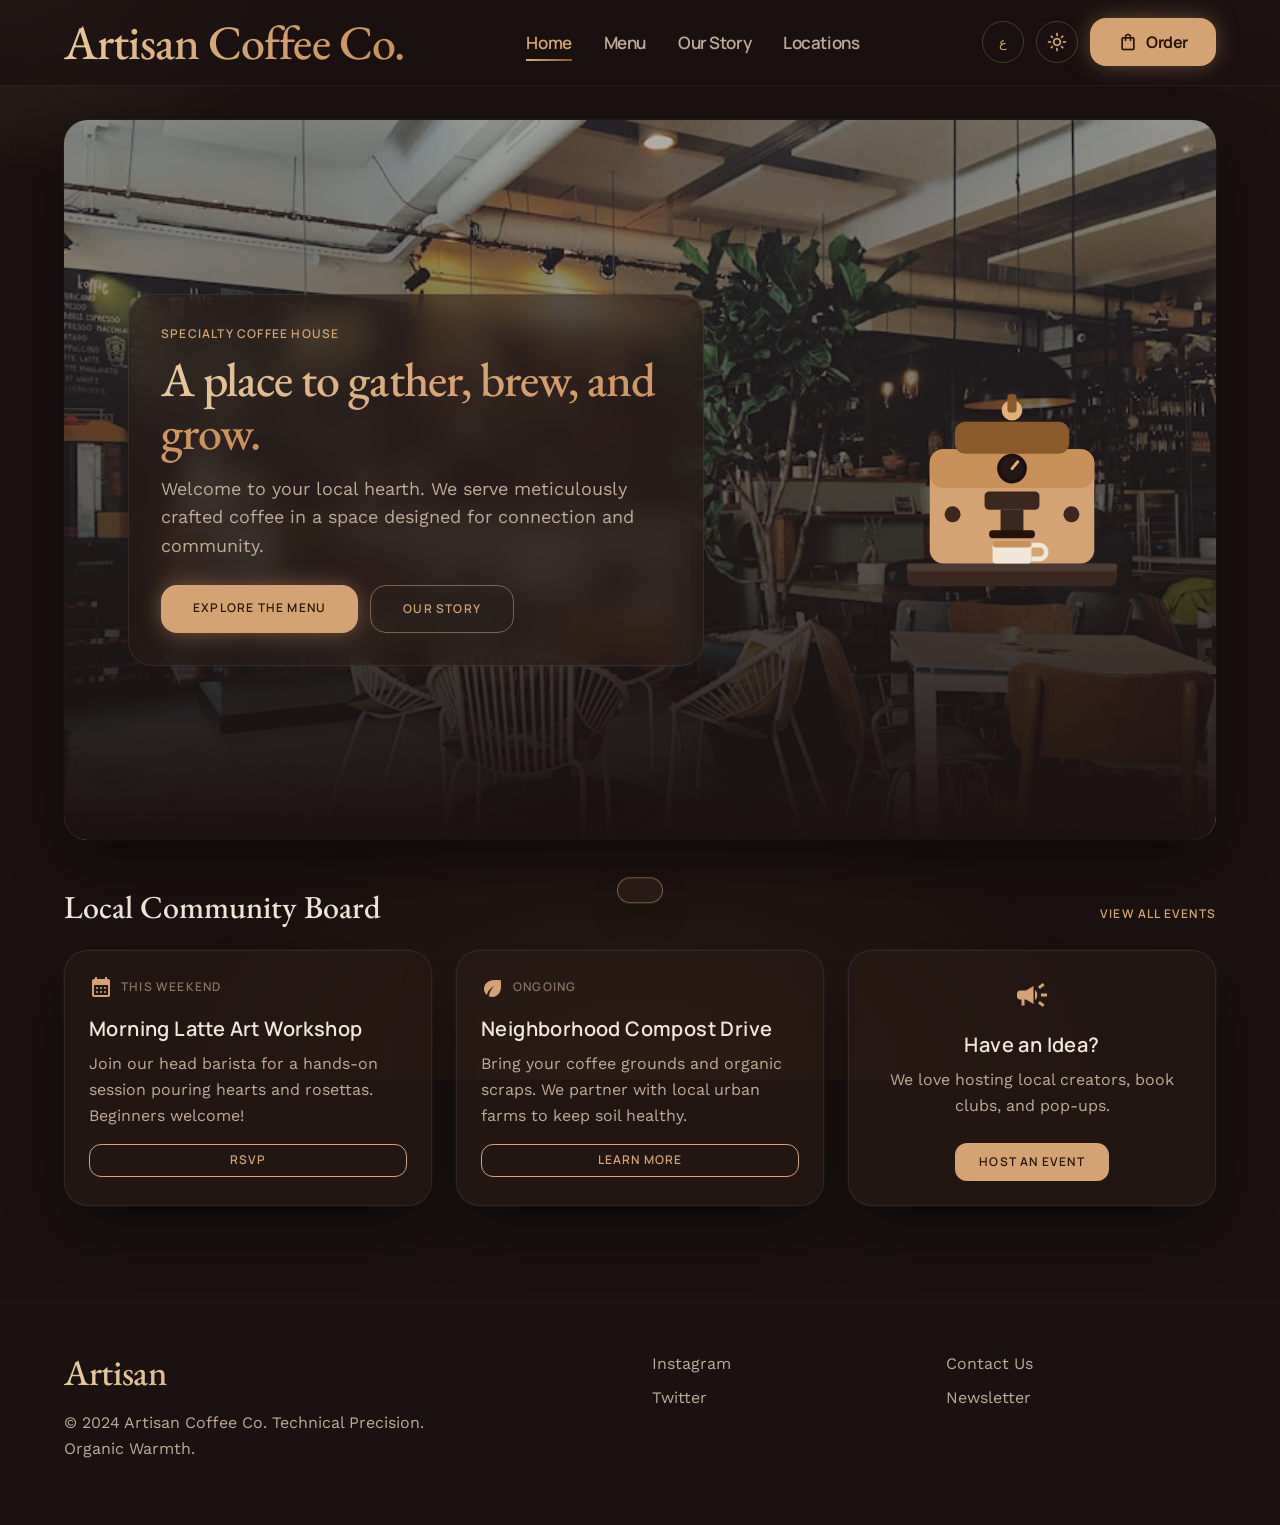
<file: organic-hearth.html>
<!DOCTYPE html>

<html class="dark" lang="en" dir="ltr"><head>
<meta charset="utf-8"/>
<meta content="width=device-width, initial-scale=1.0" name="viewport"/>
<title>Artisan Coffee Co. | The Organic Hearth</title>
<script src="assets/tailwind.js"></script>
<link href="assets/fonts.css" rel="stylesheet"/>
<style>.material-symbols-outlined{font-family:'Material Symbols Outlined';font-weight:normal;font-style:normal;line-height:1;letter-spacing:normal;text-transform:none;display:inline-block;white-space:nowrap;direction:ltr;}</style>
<script id="tailwind-config">
        tailwind.config = {
          darkMode: "class",
          theme: {
            extend: {
              "colors": {
                "tertiary-fixed": "rgb(var(--tertiary-fixed) / <alpha-value>)",
                "outline": "rgb(var(--outline) / <alpha-value>)",
                "on-secondary-fixed-variant": "rgb(var(--on-secondary-fixed-variant) / <alpha-value>)",
                "primary-fixed": "rgb(var(--primary-fixed) / <alpha-value>)",
                "tertiary": "rgb(var(--tertiary) / <alpha-value>)",
                "surface-container-highest": "rgb(var(--surface-container-highest) / <alpha-value>)",
                "surface-container-low": "rgb(var(--surface-container-low) / <alpha-value>)",
                "on-error-container": "rgb(var(--on-error-container) / <alpha-value>)",
                "on-tertiary-container": "rgb(var(--on-tertiary-container) / <alpha-value>)",
                "on-secondary-fixed": "rgb(var(--on-secondary-fixed) / <alpha-value>)",
                "on-tertiary-fixed-variant": "rgb(var(--on-tertiary-fixed-variant) / <alpha-value>)",
                "on-tertiary": "rgb(var(--on-tertiary) / <alpha-value>)",
                "inverse-on-surface": "rgb(var(--inverse-on-surface) / <alpha-value>)",
                "on-primary": "rgb(var(--on-primary) / <alpha-value>)",
                "on-secondary": "rgb(var(--on-secondary) / <alpha-value>)",
                "outline-variant": "rgb(var(--outline-variant) / <alpha-value>)",
                "surface-dim": "rgb(var(--surface-dim) / <alpha-value>)",
                "secondary": "rgb(var(--secondary) / <alpha-value>)",
                "primary": "rgb(var(--primary) / <alpha-value>)",
                "primary-container": "rgb(var(--primary-container) / <alpha-value>)",
                "surface": "rgb(var(--surface) / <alpha-value>)",
                "surface-container": "rgb(var(--surface-container) / <alpha-value>)",
                "secondary-fixed": "rgb(var(--secondary-fixed) / <alpha-value>)",
                "inverse-surface": "rgb(var(--inverse-surface) / <alpha-value>)",
                "on-secondary-container": "rgb(var(--on-secondary-container) / <alpha-value>)",
                "on-surface-variant": "rgb(var(--on-surface-variant) / <alpha-value>)",
                "secondary-fixed-dim": "rgb(var(--secondary-fixed-dim) / <alpha-value>)",
                "on-primary-fixed-variant": "rgb(var(--on-primary-fixed-variant) / <alpha-value>)",
                "error": "rgb(var(--error) / <alpha-value>)",
                "surface-tint": "rgb(var(--surface-tint) / <alpha-value>)",
                "surface-variant": "rgb(var(--surface-variant) / <alpha-value>)",
                "surface-bright": "rgb(var(--surface-bright) / <alpha-value>)",
                "error-container": "rgb(var(--error-container) / <alpha-value>)",
                "on-primary-fixed": "rgb(var(--on-primary-fixed) / <alpha-value>)",
                "background": "rgb(var(--background) / <alpha-value>)",
                "primary-fixed-dim": "rgb(var(--primary-fixed-dim) / <alpha-value>)",
                "tertiary-fixed-dim": "rgb(var(--tertiary-fixed-dim) / <alpha-value>)",
                "surface-container-high": "rgb(var(--surface-container-high) / <alpha-value>)",
                "tertiary-container": "rgb(var(--tertiary-container) / <alpha-value>)",
                "on-error": "rgb(var(--on-error) / <alpha-value>)",
                "on-primary-container": "rgb(var(--on-primary-container) / <alpha-value>)",
                "on-surface": "rgb(var(--on-surface) / <alpha-value>)",
                "surface-container-lowest": "rgb(var(--surface-container-lowest) / <alpha-value>)",
                "inverse-primary": "rgb(var(--inverse-primary) / <alpha-value>)",
                "on-background": "rgb(var(--on-background) / <alpha-value>)",
                "secondary-container": "rgb(var(--secondary-container) / <alpha-value>)",
                "on-tertiary-fixed": "rgb(var(--on-tertiary-fixed) / <alpha-value>)"
              },
              "borderRadius": { "DEFAULT": "0.25rem", "lg": "0.5rem", "xl": "0.75rem", "full": "9999px", "2xl": "1rem", "3xl": "1.5rem" },
              "spacing": { "margin-mobile": "16px", "container-max": "1280px", "stack-md": "24px", "stack-lg": "48px", "stack-sm": "12px", "margin-desktop": "64px", "gutter": "24px", "unit": "8px" },
              "fontFamily": {
                      "display-lg-mobile": ["EB Garamond"], "headline-sm": ["Manrope"], "label-caps": ["Manrope"],
                      "headline-md": ["EB Garamond"], "display-lg": ["EB Garamond"], "body-lg": ["Work Sans"],
                      "body-md": ["Work Sans"], "mono-technical": ["Space Grotesk"], "nav": ["Manrope"]
              },
              "fontSize": {
                      "display-lg-mobile": ["36px", { "lineHeight": "1.2", "letterSpacing": "-0.01em", "fontWeight": "500" }],
                      "headline-sm": ["20px", { "lineHeight": "1.4", "letterSpacing": "0.02em", "fontWeight": "600" }],
                      "label-caps": ["12px", { "lineHeight": "1.2", "letterSpacing": "0.1em", "fontWeight": "600" }],
                      "headline-md": ["32px", { "lineHeight": "1.2", "fontWeight": "500" }],
                      "display-lg": ["48px", { "lineHeight": "1.1", "letterSpacing": "-0.02em", "fontWeight": "500" }],
                      "body-lg": ["18px", { "lineHeight": "1.6", "fontWeight": "400" }],
                      "body-md": ["16px", { "lineHeight": "1.6", "fontWeight": "400" }],
                      "mono-technical": ["14px", { "lineHeight": "1.4", "fontWeight": "400" }]
              }
      },
          },
        }
      </script>
<style>
        /* ===== Theme tokens (Dark = default) ===== */
        :root, .dark {
            --tertiary-fixed: 92 67 38; --outline: 138 115 97; --on-secondary-fixed-variant: 240 217 184;
            --primary-fixed: 240 230 218; --tertiary: 212 163 115; --surface-container-highest: 42 29 23;
            --surface-container-low: 36 24 20; --on-error-container: 255 180 171; --on-tertiary-container: 232 201 160;
            --on-secondary-fixed: 255 232 204; --on-tertiary-fixed-variant: 240 217 184; --on-tertiary: 42 22 8;
            --inverse-on-surface: 36 24 20; --on-primary: 35 19 9; --on-secondary: 42 22 8; --outline-variant: 74 58 48;
            --surface-dim: 21 13 11; --secondary: 212 163 115; --primary: 240 230 218; --primary-container: 58 40 32;
            --surface: 26 17 16; --surface-container: 42 29 23; --secondary-fixed: 122 79 40; --inverse-surface: 240 230 218;
            --on-secondary-container: 255 217 168; --on-surface-variant: 192 171 152; --secondary-fixed-dim: 200 145 90;
            --on-primary-fixed-variant: 216 196 176; --error: 255 84 73; --surface-tint: 212 163 115; --surface-variant: 42 29 23;
            --surface-bright: 58 40 32; --error-container: 147 0 10; --on-primary-fixed: 26 17 16; --background: 26 17 16;
            --primary-fixed-dim: 192 171 152; --tertiary-fixed-dim: 224 176 122; --surface-container-high: 58 40 32;
            --tertiary-container: 212 163 115; --on-error: 105 0 5; --on-primary-container: 216 196 176; --on-surface: 240 230 218;
            --surface-container-lowest: 21 13 11; --inverse-primary: 122 79 40; --on-background: 240 230 218;
            --secondary-container: 122 79 40; --on-tertiary-fixed: 255 243 228;
        }
        /* ===== Light theme (cream / latte) ===== */
        .light {
            --tertiary-fixed: 230 203 160; --outline: 156 128 104; --on-secondary-fixed-variant: 90 58 26;
            --primary-fixed: 42 24 16; --tertiary: 154 95 43; --surface-container-highest: 230 211 187;
            --surface-container-low: 251 243 233; --on-error-container: 147 0 10; --on-tertiary-container: 90 58 26;
            --on-secondary-fixed: 90 58 26; --on-tertiary-fixed-variant: 90 58 26; --on-tertiary: 255 248 240;
            --inverse-on-surface: 245 236 225; --on-primary: 255 250 243; --on-secondary: 255 248 240; --outline-variant: 216 196 173;
            --surface-dim: 230 211 187; --secondary: 154 95 43; --primary: 42 24 16; --primary-container: 240 217 184;
            --surface: 245 236 225; --surface-container: 243 231 216; --secondary-fixed: 212 163 115; --inverse-surface: 42 24 16;
            --on-secondary-container: 90 58 26; --on-surface-variant: 107 84 68; --secondary-fixed-dim: 200 145 90;
            --on-primary-fixed-variant: 107 84 68; --error: 186 26 26; --surface-tint: 154 95 43; --surface-variant: 236 220 200;
            --surface-bright: 255 250 243; --error-container: 255 218 214; --on-primary-fixed: 42 24 16; --background: 245 236 225;
            --primary-fixed-dim: 107 84 68; --tertiary-fixed-dim: 154 95 43; --surface-container-high: 236 220 200;
            --tertiary-container: 154 95 43; --on-error: 255 255 255; --on-primary-container: 107 84 68; --on-surface: 42 24 16;
            --surface-container-lowest: 255 250 243; --inverse-primary: 212 163 115; --on-background: 42 24 16;
            --secondary-container: 240 217 184; --on-tertiary-fixed: 90 58 26;
        }

        html { transition: background-color .4s ease; }
        .soft-shadow { box-shadow: 0 24px 60px -12px rgba(0, 0, 0, 0.65), 0 0 0 1px rgba(148, 163, 184, 0.06); }
        .light .soft-shadow { box-shadow: 0 24px 60px -12px rgba(120, 80, 40, 0.18), 0 0 0 1px rgba(154, 95, 43, 0.08); }

        body { position: relative; background-color: rgb(var(--surface)); overflow-x: hidden; transition: background-color .4s ease; }
        body[lang="ar"] { font-family: 'Cairo', 'Work Sans', sans-serif; }
        body::before {
            content: ""; position: fixed; inset: -20%; z-index: -1;
            background:
                radial-gradient(40% 35% at 12% 8%, rgba(212, 163, 115, 0.20), transparent 60%),
                radial-gradient(38% 32% at 92% 6%, rgba(200, 145, 90, 0.16), transparent 60%),
                radial-gradient(45% 40% at 50% 100%, rgba(122, 79, 40, 0.18), transparent 60%);
            animation: aurora 18s ease-in-out infinite alternate;
        }
        .light body::before {
            background:
                radial-gradient(40% 35% at 12% 8%, rgba(212, 163, 115, 0.28), transparent 60%),
                radial-gradient(38% 32% at 92% 6%, rgba(200, 145, 90, 0.24), transparent 60%),
                radial-gradient(45% 40% at 50% 100%, rgba(240, 217, 184, 0.45), transparent 60%);
        }
        @keyframes aurora {
            0%   { transform: translate3d(0, 0, 0) scale(1); }
            50%  { transform: translate3d(-2%, 1.5%, 0) scale(1.08); }
            100% { transform: translate3d(2%, -1.5%, 0) scale(1.04); }
        }

        .glass {
            background: rgba(42, 29, 23, 0.55) !important;
            backdrop-filter: blur(14px); -webkit-backdrop-filter: blur(14px);
            border: 1px solid rgba(148, 163, 184, 0.12) !important;
        }
        .glass:hover { border-color: rgba(212, 163, 115, 0.5) !important; box-shadow: 0 24px 60px -12px rgba(0,0,0,0.65), 0 0 28px -6px rgba(212, 163, 115, 0.35); }
        .light .glass { background: rgba(255, 250, 243, 0.62) !important; border: 1px solid rgba(154, 95, 43, 0.18) !important; }
        .light .glass:hover { border-color: rgba(154, 95, 43, 0.5) !important; box-shadow: 0 24px 60px -12px rgba(120,80,40,0.20), 0 0 28px -6px rgba(154, 95, 43, 0.30); }

        img, .bg-cover { filter: saturate(1.1) sepia(0.12) brightness(0.95) contrast(1.05); }
        .light img, .light .bg-cover { filter: saturate(1.05) sepia(0.05) brightness(1.0) contrast(1.02); }

        .glow-cyan { box-shadow: 0 0 24px -4px rgba(212, 163, 115, 0.55); }
        .text-gradient { background: linear-gradient(100deg, #e8c9a0 0%, #d4a373 50%, #c8915a 100%); -webkit-background-clip: text; background-clip: text; color: transparent; }
        .light .text-gradient { background: linear-gradient(100deg, #a9743b 0%, #8a5a2b 50%, #6b4422 100%); -webkit-background-clip: text; background-clip: text; color: transparent; }

        a, button { transition: all .3s ease; }

        .page { display: none; animation: pageIn .5s ease both; }
        .page.active { display: block; }
        @keyframes pageIn { from { opacity: 0; transform: translateY(12px); } to { opacity: 1; transform: translateY(0); } }
        .nav-link { position: relative; }
        .nav-link.nav-active { color: rgb(var(--secondary)) !important; }
        .nav-link::after { content: ""; position: absolute; inset-inline-start: 0; bottom: -6px; height: 2px; width: 0; background: linear-gradient(90deg,#e0b07a,#8a5a2b); transition: width .3s ease; }
        .nav-link:hover::after, .nav-link.nav-active::after { width: 100%; }

        .steam path { animation: steam 3.2s ease-in-out infinite; }
        .steam path:nth-child(2) { animation-delay: .6s; }
        .steam path:nth-child(3) { animation-delay: 1.2s; }
        @keyframes steam { 0% { opacity: 0; transform: translateY(6px) scaleY(.8); } 40% { opacity: .8; } 100% { opacity: 0; transform: translateY(-14px) scaleY(1.2); } }
        .machine { animation: floaty 6s ease-in-out infinite; }
        @keyframes floaty { 0%,100%{ transform: translateY(0);} 50%{ transform: translateY(-10px);} }

        #toast {
            position: fixed; bottom: 28px; left: 50%; transform: translateX(-50%) translateY(120%);
            background: rgba(42,29,23,.92); border: 1px solid rgba(212,163,115,.5); color: #f0e6da;
            padding: 12px 22px; border-radius: 9999px; z-index: 100; backdrop-filter: blur(10px);
            transition: transform .4s cubic-bezier(.2,.9,.3,1.3); box-shadow: 0 12px 30px -6px rgba(0,0,0,.6); font-size: 14px;
        }
        .light #toast { background: rgba(255,250,243,.95); color: #2a1810; border-color: rgba(154,95,43,.5); }
        #toast.show { transform: translateX(-50%) translateY(0); }

        .icon-btn { width: 42px; height: 42px; display: inline-flex; align-items: center; justify-content: center; border-radius: 9999px; border: 1px solid rgb(var(--outline-variant)); color: rgb(var(--secondary)); }
        .icon-btn:hover { background: rgb(var(--secondary) / .12); }
    </style>
</head>
<body class="bg-surface text-on-surface font-body-md antialiased selection:bg-secondary selection:text-on-secondary">

<!-- ===== TOP APP BAR (desktop) ===== -->
<nav class="bg-surface/70 backdrop-blur-md fixed top-0 w-full z-50 border-b border-outline-variant/30 hidden md:block">
<div class="flex justify-between items-center px-margin-mobile md:px-margin-desktop py-4 max-w-container-max mx-auto">
<a class="font-display-lg text-display-lg-mobile md:text-display-lg text-gradient" data-nav="home" href="#home">Artisan Coffee Co.</a>
<div class="flex gap-8 font-nav text-[17px] font-semibold tracking-tight items-center">
<a class="nav-link text-on-surface-variant hover:text-secondary" data-nav="home" data-i18n="nav.home" href="#home">Home</a>
<a class="nav-link text-on-surface-variant hover:text-secondary" data-nav="menu" data-i18n="nav.menu" href="#menu">Menu</a>
<a class="nav-link text-on-surface-variant hover:text-secondary" data-nav="story" data-i18n="nav.story" href="#story">Our Story</a>
<a class="nav-link text-on-surface-variant hover:text-secondary" data-nav="locations" data-i18n="nav.locations" href="#locations">Locations</a>
</div>
<div class="flex items-center gap-3">
<button id="langBtn" class="icon-btn font-label-caps text-[13px]" title="Language">ع</button>
<button id="themeBtn" class="icon-btn" title="Theme"><span class="material-symbols-outlined text-[20px]">light_mode</span></button>
<button data-nav="order" onclick="location.hash='#order'" class="bg-secondary text-on-secondary px-7 py-3 rounded-2xl font-nav text-[16px] font-bold tracking-tight hover:bg-secondary-container hover:text-on-secondary-container glow-cyan flex items-center gap-2">
<span class="material-symbols-outlined text-[20px]">shopping_bag</span><span data-i18n="nav.order">Order</span>
<span data-cart-count class="hidden bg-on-secondary/20 px-2 py-0.5 rounded-full text-[11px]">0</span>
</button>
</div>
</div>
</nav>

<!-- ===== MOBILE TOP BAR ===== -->
<div class="md:hidden flex justify-between items-center px-margin-mobile py-4 fixed top-0 w-full z-50 bg-surface/80 backdrop-blur-md border-b border-outline-variant/30">
<a class="font-display-lg-mobile text-display-lg-mobile text-gradient" data-nav="home" href="#home">Artisan</a>
<div class="flex items-center gap-2">
<button id="langBtnM" class="icon-btn font-label-caps text-[13px]">ع</button>
<button id="themeBtnM" class="icon-btn"><span class="material-symbols-outlined text-[20px]">light_mode</span></button>
<button id="menuBtn" class="icon-btn"><span class="material-symbols-outlined">menu</span></button>
</div>
</div>
<!-- Mobile drawer -->
<div id="mobileMenu" class="md:hidden fixed inset-0 z-40 bg-surface/95 backdrop-blur-lg flex-col items-center justify-center gap-8 hidden">
<a class="nav-link font-nav text-3xl font-bold tracking-tight text-primary" data-nav="home" data-i18n="nav.home" href="#home">Home</a>
<a class="nav-link font-nav text-3xl font-bold tracking-tight text-primary" data-nav="menu" data-i18n="nav.menu" href="#menu">Menu</a>
<a class="nav-link font-nav text-3xl font-bold tracking-tight text-primary" data-nav="story" data-i18n="nav.story" href="#story">Our Story</a>
<a class="nav-link font-nav text-3xl font-bold tracking-tight text-primary" data-nav="locations" data-i18n="nav.locations" href="#locations">Locations</a>
<a class="nav-link font-nav text-3xl font-bold tracking-tight text-secondary" data-nav="order" data-i18n="nav.order" href="#order">Order</a>
</div>

<!-- ===== MAIN ===== -->
<main class="pt-[100px] md:pt-[120px] pb-stack-lg">

<!-- ============ PAGE: HOME ============ -->
<section class="page" data-page="home">
<div class="px-margin-mobile md:px-margin-desktop max-w-container-max mx-auto mb-stack-lg">
<div class="relative w-full h-[640px] md:h-[720px] rounded-3xl overflow-hidden soft-shadow bg-surface-container-low">
<div class="absolute inset-0 bg-cover bg-center w-full h-full" style="background-image: url('assets/img/1554118811-1e0d58224f24.jpg')"></div>
<div class="absolute inset-0 bg-gradient-to-t from-surface via-surface/60 to-surface/20"></div>
<div class="relative z-10 h-full flex flex-col md:flex-row items-center justify-between p-margin-mobile md:p-margin-desktop gap-8">
<div class="max-w-xl glass p-8 rounded-3xl">
<p class="font-label-caps text-label-caps text-secondary uppercase tracking-widest mb-3" data-i18n="hero.badge">Specialty Coffee House</p>
<h1 class="font-display-lg-mobile md:font-display-lg text-display-lg-mobile md:text-display-lg mb-4"><span class="text-gradient" data-i18n="hero.title">A place to gather, brew, and grow.</span></h1>
<p class="font-body-lg text-body-lg text-on-surface-variant mb-6" data-i18n="hero.desc">Welcome to your local hearth. We serve meticulously crafted coffee in a space designed for connection and community.</p>
<div class="flex flex-wrap gap-3">
<a href="#menu" class="bg-secondary text-on-secondary px-8 py-4 rounded-2xl font-label-caps text-label-caps uppercase tracking-widest hover:bg-secondary-container hover:text-on-secondary-container glow-cyan" data-i18n="hero.cta1">Explore the Menu</a>
<a href="#story" class="border border-secondary/50 text-secondary px-8 py-4 rounded-2xl font-label-caps text-label-caps uppercase tracking-widest hover:bg-secondary/10" data-i18n="hero.cta2">Our Story</a>
</div>
</div>
<div class="machine hidden lg:block shrink-0">
<svg width="280" height="240" viewBox="0 0 240 210" fill="none" xmlns="http://www.w3.org/2000/svg">
<g class="steam" stroke="#f0e6da" stroke-width="3" stroke-linecap="round" opacity="0.8">
<path d="M112 150 c-6 -8 6 -12 0 -22"/><path d="M120 150 c-6 -8 6 -12 0 -22"/><path d="M128 150 c-6 -8 6 -12 0 -22"/>
</g>
<rect x="28" y="178" width="184" height="20" rx="7" fill="#3a2820"/>
<rect x="28" y="178" width="184" height="7" rx="3" fill="#4a3a30"/>
<rect x="48" y="78" width="144" height="100" rx="12" fill="#d4a373"/>
<rect x="48" y="78" width="144" height="34" rx="12" fill="#c8915a"/>
<rect x="70" y="54" width="100" height="28" rx="9" fill="#8a5a2b"/>
<circle cx="120" cy="44" r="9" fill="#e0b07a"/>
<rect x="116" y="30" width="8" height="16" rx="3" fill="#8a5a2b"/>
<circle cx="120" cy="95" r="13" fill="#1a1110"/><circle cx="120" cy="95" r="10" fill="#241814"/>
<path d="M120 95 l5 -6" stroke="#e0b07a" stroke-width="2.5" stroke-linecap="round"/>
<circle cx="68" cy="135" r="7" fill="#3a2820"/><circle cx="172" cy="135" r="7" fill="#3a2820"/>
<rect x="96" y="115" width="48" height="16" rx="4" fill="#3a2820"/>
<rect x="110" y="131" width="20" height="20" fill="#3a2820"/>
<rect x="100" y="149" width="40" height="7" rx="3" fill="#231309"/>
<rect x="103" y="158" width="34" height="20" rx="3" fill="#f0e6da"/>
<path d="M137 162 h7 a6 6 0 0 1 0 12 h-7" fill="none" stroke="#f0e6da" stroke-width="4"/>
<rect x="103" y="158" width="34" height="6" rx="3" fill="#c8915a"/>
</svg>
</div>
</div>
</div>
</div>

<div class="px-margin-mobile md:px-margin-desktop max-w-container-max mx-auto mb-stack-lg">
<div class="flex flex-col md:flex-row justify-between items-baseline mb-stack-md">
<h2 class="font-headline-md text-headline-md text-primary" data-i18n="community.title">Local Community Board</h2>
<a class="font-label-caps text-label-caps text-secondary uppercase tracking-widest hover:underline mt-2 md:mt-0" href="#locations" data-i18n="community.viewall">View All Events</a>
</div>
<div class="grid grid-cols-1 md:grid-cols-3 gap-gutter">
<div class="glass rounded-3xl p-6 soft-shadow hover:-translate-y-1.5">
<div class="flex items-center gap-2 mb-4"><span class="material-symbols-outlined text-secondary" style="font-variation-settings:'FILL' 1;">calendar_month</span><span class="font-label-caps text-label-caps text-outline uppercase tracking-widest" data-i18n="c1.badge">This Weekend</span></div>
<h3 class="font-headline-sm text-headline-sm text-primary mb-2" data-i18n="c1.title">Morning Latte Art Workshop</h3>
<p class="font-body-md text-body-md text-on-surface-variant mb-4" data-i18n="c1.desc">Join our head barista for a hands-on session pouring hearts and rosettas. Beginners welcome!</p>
<button data-rsvp class="w-full py-2 border border-secondary text-secondary rounded-xl font-label-caps text-label-caps uppercase hover:bg-secondary/10" data-i18n="c1.btn">RSVP</button>
</div>
<div class="glass rounded-3xl p-6 soft-shadow hover:-translate-y-1.5">
<div class="flex items-center gap-2 mb-4"><span class="material-symbols-outlined text-tertiary" style="font-variation-settings:'FILL' 1;">eco</span><span class="font-label-caps text-label-caps text-outline uppercase tracking-widest" data-i18n="c2.badge">Ongoing</span></div>
<h3 class="font-headline-sm text-headline-sm text-primary mb-2" data-i18n="c2.title">Neighborhood Compost Drive</h3>
<p class="font-body-md text-body-md text-on-surface-variant mb-4" data-i18n="c2.desc">Bring your coffee grounds and organic scraps. We partner with local urban farms to keep soil healthy.</p>
<button data-rsvp class="w-full py-2 border border-secondary text-secondary rounded-xl font-label-caps text-label-caps uppercase hover:bg-secondary/10" data-i18n="c2.btn">Learn More</button>
</div>
<div class="glass rounded-3xl p-6 soft-shadow border-2 border-secondary/30 flex flex-col justify-center items-center text-center">
<span class="material-symbols-outlined text-4xl text-secondary mb-4" style="font-variation-settings:'FILL' 1;">campaign</span>
<h3 class="font-headline-sm text-headline-sm text-primary mb-2" data-i18n="c3.title">Have an Idea?</h3>
<p class="font-body-md text-body-md text-on-surface-variant mb-6" data-i18n="c3.desc">We love hosting local creators, book clubs, and pop-ups.</p>
<button data-rsvp class="bg-secondary text-on-secondary px-6 py-3 rounded-xl font-label-caps text-label-caps uppercase hover:bg-secondary-container hover:text-on-secondary-container" data-i18n="c3.btn">Host an Event</button>
</div>
</div>
</div>
</section>

<!-- ============ PAGE: MENU ============ -->
<section class="page" data-page="menu">
<!-- Menu banner with background image -->
<div class="px-margin-mobile md:px-margin-desktop max-w-container-max mx-auto mb-stack-lg">
<div class="relative w-full h-[360px] md:h-[460px] rounded-3xl overflow-hidden soft-shadow bg-surface-container-low">
<div class="absolute inset-0 bg-cover bg-center" style="background-image: url('assets/img/1517433670267-08bbd4be890f.jpg')"></div>
<div class="absolute inset-0 bg-gradient-to-t from-surface via-surface/65 to-surface/25"></div>
<div class="relative z-10 h-full flex flex-col justify-end p-margin-mobile md:p-margin-desktop">
<div class="max-w-2xl">
<p class="font-label-caps text-label-caps text-secondary uppercase tracking-widest mb-2" data-i18n="menu.badge">Crafted Daily</p>
<h2 class="font-display-lg-mobile md:font-display-lg text-display-lg-mobile md:text-display-lg mb-3"><span class="text-gradient" data-i18n="menu.title">Our Coffee Menu</span></h2>
<p class="font-body-lg text-body-lg text-on-surface-variant" data-i18n="menu.desc">From single-origin pours to silky milk drinks and fresh-baked pastries — every item made with care.</p>
</div>
</div>
</div>
</div>
<!-- Categorized items -->
<div class="px-margin-mobile md:px-margin-desktop max-w-container-max mx-auto">
<div id="menuGrid"></div>
</div>
</section>

<!-- ============ PAGE: OUR STORY ============ -->
<section class="page" data-page="story">
<div class="px-margin-mobile md:px-margin-desktop max-w-container-max mx-auto">
<div class="grid grid-cols-1 md:grid-cols-2 gap-stack-lg items-center">
<div class="rounded-3xl overflow-hidden h-[420px] soft-shadow">
<img class="w-full h-full object-cover" src="assets/img/1511920170033-f8396924c348.jpg" alt="Barista at work"/>
</div>
<div>
<p class="font-label-caps text-label-caps text-secondary uppercase tracking-widest mb-2" data-i18n="story.badge">Since 2014</p>
<h2 class="font-display-lg-mobile md:font-display-lg text-display-lg-mobile md:text-display-lg mb-6"><span class="text-gradient" data-i18n="story.title">Technical precision. Organic warmth.</span></h2>
<p class="font-body-lg text-body-lg text-on-surface-variant mb-4" data-i18n="story.desc">We started with a single roaster and a simple belief: great coffee is a craft and a community ritual. Today we roast in small batches, source directly from growers, and pour every cup like it matters — because it does.</p>
<div class="grid grid-cols-3 gap-4 mt-8">
<div class="glass rounded-2xl p-4 text-center"><p class="font-display-lg text-headline-md text-secondary">10+</p><p class="font-label-caps text-label-caps text-outline uppercase" data-i18n="story.years">Years</p></div>
<div class="glass rounded-2xl p-4 text-center"><p class="font-display-lg text-headline-md text-secondary">14</p><p class="font-label-caps text-label-caps text-outline uppercase" data-i18n="story.origins">Origins</p></div>
<div class="glass rounded-2xl p-4 text-center"><p class="font-display-lg text-headline-md text-secondary">2</p><p class="font-label-caps text-label-caps text-outline uppercase" data-i18n="story.cafes">Cafés</p></div>
</div>
</div>
</div>
</div>
</section>

<!-- ============ PAGE: LOCATIONS ============ -->
<section class="page" data-page="locations">
<div class="px-margin-mobile md:px-margin-desktop max-w-container-max mx-auto">
<div class="text-center mb-stack-lg max-w-2xl mx-auto">
<p class="font-label-caps text-label-caps text-secondary uppercase tracking-widest mb-2" data-i18n="loc.badge">Come Visit</p>
<h2 class="font-display-lg-mobile md:font-display-lg text-display-lg-mobile md:text-display-lg mb-4"><span class="text-gradient" data-i18n="loc.title">Find a Hearth Near You</span></h2>
</div>
<div id="locGrid" class="grid grid-cols-1 md:grid-cols-2 gap-gutter"></div>
</div>
</section>

<!-- ============ PAGE: ORDER ============ -->
<section class="page" data-page="order">
<div class="px-margin-mobile md:px-margin-desktop mx-auto max-w-2xl">
<div class="glass rounded-3xl p-8 soft-shadow text-center">
<span class="material-symbols-outlined text-5xl text-secondary mb-4" style="font-variation-settings:'FILL' 1;">local_cafe</span>
<h2 class="font-display-lg-mobile md:font-display-lg text-display-lg-mobile md:text-display-lg mb-4"><span class="text-gradient" data-i18n="order.title">Your Order</span></h2>
<p class="font-body-lg text-on-surface-variant mb-6"><span data-i18n="order.items">Items in your bag:</span> <span data-cart-count class="text-secondary font-bold">0</span></p>
<div id="orderList" class="text-start mb-6 divide-y divide-outline-variant/20"></div>
<a href="#menu" class="inline-block bg-secondary text-on-secondary px-8 py-4 rounded-2xl font-label-caps text-label-caps uppercase tracking-widest hover:bg-secondary-container hover:text-on-secondary-container glow-cyan" data-i18n="order.add">+ Add from Menu</a>
</div>
</div>
</section>

</main>

<!-- ===== FOOTER (global — shows on every page) ===== -->
<footer class="border-t border-outline-variant/20 w-full py-stack-lg">
<div class="grid grid-cols-1 md:grid-cols-4 gap-gutter px-margin-mobile md:px-margin-desktop max-w-container-max mx-auto font-body-md text-body-md">
<div class="col-span-1 md:col-span-2">
<a class="font-display-lg text-display-lg-mobile text-gradient mb-4 block" href="#home">Artisan</a>
<p class="text-on-surface-variant max-w-sm mb-4" data-i18n="footer.tagline">© 2024 Artisan Coffee Co. Technical Precision. Organic Warmth.</p>
</div>
<div class="flex flex-col gap-2">
<a class="text-on-surface-variant hover:text-secondary w-fit" href="#">Instagram</a>
<a class="text-on-surface-variant hover:text-secondary w-fit" href="#">Twitter</a>
</div>
<div class="flex flex-col gap-2">
<a class="text-on-surface-variant hover:text-secondary w-fit" href="#locations" data-i18n="footer.contact">Contact Us</a>
<a class="text-on-surface-variant hover:text-secondary w-fit" href="#" data-i18n="footer.newsletter">Newsletter</a>
</div>
</div>
</footer>

<div id="toast"></div>

<!-- ===== JAVASCRIPT ===== -->
<script>
(function () {
  "use strict";

  /* ---------- i18n dictionary ---------- */
  const I18N = {
    en: {
      "nav.home":"Home","nav.menu":"Menu","nav.story":"Our Story","nav.locations":"Locations","nav.order":"Order",
      "hero.badge":"Specialty Coffee House","hero.title":"A place to gather, brew, and grow.",
      "hero.desc":"Welcome to your local hearth. We serve meticulously crafted coffee in a space designed for connection and community.",
      "hero.cta1":"Explore the Menu","hero.cta2":"Our Story",
      "community.title":"Local Community Board","community.viewall":"View All Events",
      "c1.badge":"This Weekend","c1.title":"Morning Latte Art Workshop","c1.desc":"Join our head barista for a hands-on session pouring hearts and rosettas. Beginners welcome!","c1.btn":"RSVP",
      "c2.badge":"Ongoing","c2.title":"Neighborhood Compost Drive","c2.desc":"Bring your coffee grounds and organic scraps. We partner with local urban farms to keep soil healthy.","c2.btn":"Learn More",
      "c3.title":"Have an Idea?","c3.desc":"We love hosting local creators, book clubs, and pop-ups.","c3.btn":"Host an Event",
      "menu.badge":"Crafted Daily","menu.title":"Our Coffee Menu","menu.desc":"From single-origin pours to silky milk drinks and fresh-baked pastries — every item made with care.","menu.add":"Add to Order",
      "cat.coffee":"Hot Coffee","cat.cold":"Cold Drinks","cat.bakery":"Pastries & Bakery",
      "story.badge":"Since 2014","story.title":"Technical precision. Organic warmth.","story.desc":"We started with a single roaster and a simple belief: great coffee is a craft and a community ritual. Today we roast in small batches, source directly from growers, and pour every cup like it matters — because it does.","story.years":"Years","story.origins":"Origins","story.cafes":"Cafés",
      "loc.badge":"Come Visit","loc.title":"Find a Hearth Near You","loc.directions":"Get Directions",
      "order.title":"Your Order","order.items":"Items in your bag:","order.add":"+ Add from Menu","order.empty":"Your bag is empty — add something tasty from the menu.","order.total":"Total",
      "footer.tagline":"© 2024 Artisan Coffee Co. Technical Precision. Organic Warmth.","footer.contact":"Contact Us","footer.newsletter":"Newsletter",
      "toast.added":"Added {x} to your order","toast.rsvp":"Thanks! We'll be in touch soon."
    },
    ar: {
      "nav.home":"الرئيسية","nav.menu":"القائمة","nav.story":"قصتنا","nav.locations":"الفروع","nav.order":"اطلب",
      "hero.badge":"محمصة قهوة مختصة","hero.title":"مكانٌ نجتمع فيه، ونُحضّر، وننمو.",
      "hero.desc":"أهلاً بك في ركنك الدافئ. نقدّم قهوة محضّرة بعناية في مساحةٍ صُمّمت للتواصل والمجتمع.",
      "hero.cta1":"تصفّح القائمة","hero.cta2":"قصتنا",
      "community.title":"لوحة المجتمع المحلي","community.viewall":"كل الفعاليات",
      "c1.badge":"نهاية الأسبوع","c1.title":"ورشة فنّ اللاتيه الصباحية","c1.desc":"انضمّ إلى رئيس الباريستا في جلسة عملية لرسم القلوب والوريدات. المبتدئون مُرحّبٌ بهم!","c1.btn":"احجز",
      "c2.badge":"مستمر","c2.title":"حملة تدوير المخلّفات","c2.desc":"أحضر بقايا القهوة والمخلّفات العضوية. نتعاون مع المزارع المحلية للحفاظ على خصوبة التربة.","c2.btn":"اعرف المزيد",
      "c3.title":"لديك فكرة؟","c3.desc":"يسعدنا استضافة المبدعين المحليين، ونوادي الكتب، والفعاليات.","c3.btn":"استضِف فعالية",
      "menu.badge":"يُحضّر يومياً","menu.title":"قائمة القهوة","menu.desc":"من القهوة أحادية المصدر ومشروبات الحليب الحريرية إلى المعجنات الطازجة — كلّ صنفٍ يُحضّر بعناية.","menu.add":"أضف للطلب",
      "cat.coffee":"قهوة ساخنة","cat.cold":"مشروبات باردة","cat.bakery":"معجنات ومخبوزات",
      "story.badge":"منذ 2014","story.title":"دقّةٌ تقنية. ودفءٌ طبيعي.","story.desc":"بدأنا بمحمصةٍ واحدة وإيمانٍ بسيط: القهوة الرائعة حرفةٌ وطقسٌ مجتمعي. اليوم نحمّص بكمياتٍ صغيرة، ونستورد مباشرةً من المزارعين، ونصبّ كلّ كوبٍ وكأنه يهم — لأنه فعلاً يهم.","story.years":"سنوات","story.origins":"مصادر","story.cafes":"فروع",
      "loc.badge":"تفضّل بزيارتنا","loc.title":"اعثر على أقرب فرعٍ إليك","loc.directions":"الاتجاهات",
      "order.title":"طلبك","order.items":"العناصر في سلّتك:","order.add":"+ أضف من القائمة","order.empty":"سلّتك فارغة — أضف شيئاً لذيذاً من القائمة.","order.total":"الإجمالي",
      "footer.tagline":"© 2024 Artisan Coffee Co. دقّة تقنية. ودفءٌ طبيعي.","footer.contact":"تواصل معنا","footer.newsletter":"النشرة البريدية",
      "toast.added":"تمت إضافة {x} إلى طلبك","toast.rsvp":"شكراً لك! سنتواصل معك قريباً."
    }
  };

  /* ---------- Bilingual data ---------- */
  const MENU = [
    /* ---- Hot Coffee ---- */
    { id:"espresso", cat:"coffee", price:3.0, icon:"coffee", en:{name:"Espresso", origin:"Double shot", tags:["Bold","Cocoa"]}, ar:{name:"إسبريسو", origin:"جرعة مزدوجة", tags:["جريء","كاكاو"]} },
    { id:"americano", cat:"coffee", price:3.2, icon:"coffee", en:{name:"Americano", origin:"Hot water + espresso", tags:["Clean","Bold"]}, ar:{name:"أمريكانو", origin:"ماء ساخن + إسبريسو", tags:["نقي","جريء"]} },
    { id:"cappuccino", cat:"coffee", price:4.2, icon:"local_cafe", en:{name:"Cappuccino", origin:"Espresso + foam", tags:["Silky","Balanced"]}, ar:{name:"كابتشينو", origin:"إسبريسو + رغوة", tags:["حريري","متوازن"]} },
    { id:"flatwhite", cat:"coffee", price:4.5, icon:"coffee_maker", en:{name:"Flat White", origin:"Velvet microfoam", tags:["Smooth","Creamy"]}, ar:{name:"فلات وايت", origin:"رغوة مخمليّة", tags:["ناعم","كريمي"]} },
    { id:"macchiato", cat:"coffee", price:3.8, icon:"local_cafe", en:{name:"Macchiato", origin:"Espresso + foam dab", tags:["Strong","Compact"]}, ar:{name:"ماكياتو", origin:"إسبريسو + لمسة رغوة", tags:["قوي","مركّز"]} },
    { id:"cortado", cat:"coffee", price:4.0, icon:"coffee_maker", en:{name:"Cortado", origin:"Equal milk", tags:["Balanced","Smooth"]}, ar:{name:"كورتادو", origin:"حليب متساوٍ", tags:["متوازن","ناعم"]} },
    { id:"caramel", cat:"coffee", price:5.0, icon:"emoji_food_beverage", en:{name:"Caramel Latte", origin:"House caramel", tags:["Sweet","Buttery"]}, ar:{name:"لاتيه كراميل", origin:"كراميل بيتي", tags:["حلو","زبدي"]} },
    { id:"mocha", cat:"coffee", price:5.2, icon:"local_cafe", en:{name:"Mocha", origin:"Dark chocolate", tags:["Rich","Cocoa"]}, ar:{name:"موكا", origin:"شوكولاتة داكنة", tags:["غني","كاكاو"]} },
    { id:"turkish", cat:"coffee", price:3.5, icon:"coffee", en:{name:"Turkish Coffee", origin:"Finely ground, cardamom", tags:["Rich","Spiced"]}, ar:{name:"قهوة تركي", origin:"مطحونة ناعم، هيل", tags:["غني","مبهّر"]} },
    { id:"hearth", cat:"coffee", price:4.0, icon:"filter_alt", en:{name:"Hearth Blend", origin:"Guatemala / Antigua", tags:["Toasted Nut","Plum"]}, ar:{name:"خلطة المَوقد", origin:"غواتيمالا / أنتيغوا", tags:["مكسّرات محمّصة","برقوق"]} },
    { id:"sunlit", cat:"coffee", price:4.4, icon:"wb_sunny", en:{name:"Sunlit Canopy", origin:"Ethiopia / Yirgacheffe", tags:["Jasmine","Honey"]}, ar:{name:"مظلّة الشمس", origin:"إثيوبيا / يرغاتشيف", tags:["ياسمين","عسل"]} },
    /* ---- Cold Drinks ---- */
    { id:"coldbrew", cat:"cold", price:4.8, icon:"ac_unit", en:{name:"Cold Brew", origin:"18h steeped", tags:["Smooth","Low-acid"]}, ar:{name:"كولد برو", origin:"منقوع 18 ساعة", tags:["ناعم","حموضة منخفضة"]} },
    { id:"icedlatte", cat:"cold", price:4.6, icon:"ac_unit", en:{name:"Iced Latte", origin:"Chilled + milk", tags:["Refreshing","Smooth"]}, ar:{name:"لاتيه مثلّج", origin:"بارد + حليب", tags:["منعش","ناعم"]} },
    { id:"icedmocha", cat:"cold", price:5.0, icon:"ac_unit", en:{name:"Iced Mocha", origin:"Cocoa + ice", tags:["Sweet","Cool"]}, ar:{name:"موكا مثلّج", origin:"كاكاو + ثلج", tags:["حلو","بارد"]} },
    { id:"frappe", cat:"cold", price:5.5, icon:"icecream", en:{name:"Frappé", origin:"Blended ice", tags:["Creamy","Frozen"]}, ar:{name:"فرابيه", origin:"مخفوق مثلّج", tags:["كريمي","مثلّج"]} },
    { id:"affogato", cat:"cold", price:6.0, icon:"icecream", en:{name:"Affogato", origin:"Espresso + gelato", tags:["Dessert","Sweet"]}, ar:{name:"أفوغاتو", origin:"إسبريسو + جيلاتو", tags:["حلوى","حلو"]} },
    /* ---- Pastries & Bakery ---- */
    { id:"croissant", cat:"bakery", price:3.0, icon:"bakery_dining", en:{name:"Butter Croissant", origin:"Flaky, golden", tags:["Buttery","Flaky"]}, ar:{name:"كرواسون بالزبدة", origin:"هشّ، ذهبي", tags:["زبدي","هشّ"]} },
    { id:"painchoc", cat:"bakery", price:3.5, icon:"bakery_dining", en:{name:"Pain au Chocolat", origin:"Dark chocolate", tags:["Chocolate","Flaky"]}, ar:{name:"بان أو شوكولا", origin:"شوكولاتة داكنة", tags:["شوكولاتة","هشّ"]} },
    { id:"almondcr", cat:"bakery", price:3.8, icon:"bakery_dining", en:{name:"Almond Croissant", origin:"Almond cream", tags:["Nutty","Sweet"]}, ar:{name:"كرواسون لوز", origin:"كريمة لوز", tags:["مكسّرات","حلو"]} },
    { id:"cinnamon", cat:"bakery", price:4.0, icon:"cake", en:{name:"Cinnamon Roll", origin:"Cinnamon glaze", tags:["Warm","Sweet"]}, ar:{name:"رول قرفة", origin:"صوص قرفة", tags:["دافئ","حلو"]} },
    { id:"muffin", cat:"bakery", price:3.2, icon:"cake", en:{name:"Blueberry Muffin", origin:"Fresh blueberries", tags:["Fruity","Soft"]}, ar:{name:"مافن توت", origin:"توت طازج", tags:["فاكهي","طري"]} },
    { id:"cookie", cat:"bakery", price:2.5, icon:"cookie", en:{name:"Chocolate Cookie", origin:"Chunky chips", tags:["Chewy","Sweet"]}, ar:{name:"كوكي شوكولاتة", origin:"قطع شوكولاتة", tags:["مطّاطي","حلو"]} },
    { id:"brownie", cat:"bakery", price:3.5, icon:"cake", en:{name:"Fudge Brownie", origin:"Gooey center", tags:["Rich","Chocolate"]}, ar:{name:"براوني", origin:"قلب طري", tags:["غني","شوكولاتة"]} },
    { id:"cheesecake", cat:"bakery", price:4.5, icon:"cake", en:{name:"Cheesecake", origin:"New York style", tags:["Creamy","Tangy"]}, ar:{name:"تشيز كيك", origin:"نيويوركي", tags:["كريمي","حامض خفيف"]} },
    { id:"bananabread", cat:"bakery", price:3.3, icon:"bakery_dining", en:{name:"Banana Bread", origin:"Walnut loaf", tags:["Moist","Nutty"]}, ar:{name:"خبز الموز", origin:"رغيف بالجوز", tags:["طري","مكسّرات"]} },
    { id:"bagel", cat:"bakery", price:3.0, icon:"lunch_dining", en:{name:"Bagel & Cream Cheese", origin:"Toasted", tags:["Savory","Chewy"]}, ar:{name:"بيغل وجبنة كريمية", origin:"محمّص", tags:["مالح","مطّاطي"]} },
    { id:"danish", cat:"bakery", price:3.6, icon:"bakery_dining", en:{name:"Fruit Danish", origin:"Seasonal fruit", tags:["Fruity","Buttery"]}, ar:{name:"دنماركية بالفواكه", origin:"فواكه موسمية", tags:["فاكهي","زبدي"]} }
  ];
  /* ---- Product photos (Unsplash IDs, verified) ---- */
  const IMG = {
    espresso:"1510591509098-f4fdc6d0ff04", americano:"1551030173-122aabc4489c", cappuccino:"1572442388796-11668a67e53d",
    flatwhite:"1517256064527-09c73fc73e38", macchiato:"1485808191679-5f86510681a2", cortado:"1494314671902-399b18174975",
    caramel:"1497636577773-f1231844b336", mocha:"1578314675249-a6910f80cc4e", turkish:"1578374173705-969cbe6f2d6b",
    hearth:"1447933601403-0c6688de566e", sunlit:"1442550528053-c431ecb55509",
    coldbrew:"1461023058943-07fcbe16d735", icedlatte:"1517701550927-30cf4ba1dba5", icedmocha:"1561043433-aaf687c4cf04",
    frappe:"1572490122747-3968b75cc699", affogato:"1633933358116-a27b902fad35",
    croissant:"1555507036-ab1f4038808a", painchoc:"1623334044303-241021148842", almondcr:"1568471173242-461f0a730452",
    cinnamon:"1509365465985-25d11c17e812", muffin:"1607958996333-41aef7caefaa", cookie:"1499636136210-6f4ee915583e",
    brownie:"1606313564200-e75d5e30476c", cheesecake:"1533134242443-d4fd215305ad", bananabread:"1605286978633-2dec93ff88a2",
    bagel:"1585445490387-f47934b73b54", danish:"1620921568790-c1cf8984624c"
  };
  function imgUrl(id) { return "assets/img/" + (IMG[id] || IMG.espresso) + ".jpg"; }

  const LOCATIONS = [
    { icon:"storefront", phone:"(555) 014-2200", en:{name:"Downtown Hearth", addr:"120 Maple Street, City Center", hours:"Mon–Sun · 7am – 9pm"}, ar:{name:"مَوقد وسط المدينة", addr:"١٢٠ شارع مايبل، وسط المدينة", hours:"السبت–الجمعة · ٧ص – ٩م"} },
    { icon:"factory", phone:"(555) 014-3300", en:{name:"Riverside Roastery", addr:"8 Canal Walk, Riverside", hours:"Mon–Fri · 6am – 7pm"}, ar:{name:"محمصة ضفّة النهر", addr:"٨ ممشى القناة، ضفّة النهر", hours:"الاثنين–الجمعة · ٦ص – ٧م"} }
  ];

  /* ---------- State ---------- */
  let lang = load("coffee-lang", "en");
  let theme = load("coffee-theme", "dark");
  const cart = {}; // id -> qty
  function t(key) { return (I18N[lang] && I18N[lang][key]) || (I18N.en[key] || key); }
  function load(k, d) { try { return localStorage.getItem(k) || d; } catch (e) { return d; } }
  function save(k, v) { try { localStorage.setItem(k, v); } catch (e) {} }

  /* ---------- Render menu ---------- */
  const menuGrid = document.getElementById("menuGrid");
  const CATS = [
    { key:"coffee", icon:"local_cafe" },
    { key:"cold",   icon:"ac_unit" },
    { key:"bakery", icon:"bakery_dining" }
  ];
  function renderCard(d) {
    const L = d[lang];
    const tags = L.tags.map(function (x) {
      return '<span class="px-3 py-1 rounded-full bg-tertiary-fixed/40 text-on-tertiary-fixed-variant font-label-caps text-label-caps">' + x + '</span>';
    }).join("");
    return '<div class="glass rounded-3xl overflow-hidden soft-shadow hover:-translate-y-1.5 flex flex-col group">' +
      '<div class="relative h-44 w-full overflow-hidden">' +
        '<img src="' + imgUrl(d.id) + '" alt="' + L.name + '" loading="lazy" class="w-full h-full object-cover transition-transform duration-500 group-hover:scale-110"/>' +
        '<div class="absolute inset-0 bg-gradient-to-t from-black/35 to-transparent"></div>' +
        '<span class="absolute top-3 ' + (document.documentElement.dir === "rtl" ? "left-3" : "right-3") + ' bg-surface/85 backdrop-blur-sm text-secondary font-display-lg text-headline-sm px-3 py-1 rounded-full border border-secondary/30">$' + d.price.toFixed(2) + '</span>' +
        '<span class="absolute bottom-3 ' + (document.documentElement.dir === "rtl" ? "right-3" : "left-3") + ' w-9 h-9 rounded-full bg-secondary/90 flex items-center justify-center"><span class="material-symbols-outlined text-on-secondary text-[20px]">' + d.icon + '</span></span>' +
      '</div>' +
      '<div class="p-6 flex flex-col flex-1">' +
        '<p class="font-label-caps text-label-caps text-outline uppercase tracking-widest mb-1">' + L.origin + '</p>' +
        '<h3 class="font-headline-md text-headline-sm text-primary mb-3">' + L.name + '</h3>' +
        '<div class="flex gap-2 flex-wrap mb-5">' + tags + '</div>' +
        '<button data-add="' + d.id + '" class="mt-auto w-full py-2.5 bg-secondary text-on-secondary rounded-xl font-label-caps text-label-caps uppercase tracking-widest hover:bg-secondary-container hover:text-on-secondary-container flex items-center justify-center gap-2">' +
          '<span class="material-symbols-outlined text-[18px]">add_shopping_cart</span>' + t("menu.add") + '</button>' +
      '</div>' +
    '</div>';
  }
  function renderMenu() {
    menuGrid.innerHTML = CATS.map(function (c) {
      const items = MENU.filter(function (m) { return m.cat === c.key; });
      if (!items.length) return "";
      const cards = items.map(renderCard).join("");
      return '<div class="mb-stack-lg">' +
        '<div class="flex items-center gap-3 mb-stack-md">' +
          '<span class="material-symbols-outlined text-secondary text-3xl" style="font-variation-settings:\'FILL\' 1;">' + c.icon + '</span>' +
          '<h3 class="font-headline-md text-headline-md text-primary whitespace-nowrap">' + t("cat." + c.key) + '</h3>' +
          '<span class="font-label-caps text-label-caps text-outline">(' + items.length + ')</span>' +
          '<div class="flex-1 h-px bg-outline-variant/30"></div>' +
        '</div>' +
        '<div class="grid grid-cols-1 sm:grid-cols-2 lg:grid-cols-3 gap-gutter">' + cards + '</div>' +
      '</div>';
    }).join("");
  }

  /* ---------- Render locations ---------- */
  const locGrid = document.getElementById("locGrid");
  function renderLocations() {
    locGrid.innerHTML = LOCATIONS.map(function (l) {
      const L = l[lang];
      return '<div class="glass rounded-3xl p-8 soft-shadow hover:-translate-y-1">' +
        '<div class="flex items-center gap-3 mb-4"><span class="material-symbols-outlined text-secondary text-3xl" style="font-variation-settings:\'FILL\' 1;">' + l.icon + '</span><h3 class="font-headline-md text-headline-md text-primary">' + L.name + '</h3></div>' +
        '<p class="font-body-md text-on-surface-variant flex items-center gap-2 mb-2"><span class="material-symbols-outlined text-secondary text-[18px]">location_on</span>' + L.addr + '</p>' +
        '<p class="font-body-md text-on-surface-variant flex items-center gap-2 mb-2"><span class="material-symbols-outlined text-secondary text-[18px]">schedule</span>' + L.hours + '</p>' +
        '<p class="font-body-md text-on-surface-variant flex items-center gap-2 mb-6"><span class="material-symbols-outlined text-secondary text-[18px]">call</span>' + l.phone + '</p>' +
        '<button data-rsvp class="w-full py-2.5 border border-secondary text-secondary rounded-xl font-label-caps text-label-caps uppercase tracking-widest hover:bg-secondary/10">' + t("loc.directions") + '</button>' +
      '</div>';
    }).join("");
  }

  /* ---------- Cart ---------- */
  function findItem(id) { for (let i = 0; i < MENU.length; i++) if (MENU[i].id === id) return MENU[i]; return null; }
  function cartCount() { let c = 0; Object.keys(cart).forEach(function (k) { c += cart[k]; }); return c; }
  function cartTotal() { let s = 0; Object.keys(cart).forEach(function (k) { s += cart[k] * findItem(k).price; }); return s; }
  function renderCart() {
    const count = cartCount();
    document.querySelectorAll("[data-cart-count]").forEach(function (el) {
      el.textContent = count;
      if (el.closest("button")) el.classList.toggle("hidden", count === 0);
    });
    const list = document.getElementById("orderList");
    const ids = Object.keys(cart);
    if (!ids.length) { list.innerHTML = '<p class="py-6 text-on-surface-variant">' + t("order.empty") + '</p>'; return; }
    list.innerHTML = ids.map(function (id) {
      const it = findItem(id);
      return '<div class="flex justify-between items-center py-3"><span class="text-primary">' + cart[id] + '× ' + it[lang].name + '</span><span class="text-secondary font-mono-technical">$' + (cart[id] * it.price).toFixed(2) + '</span></div>';
    }).join("") +
    '<div class="flex justify-between items-center py-3 font-bold"><span class="text-primary">' + t("order.total") + '</span><span class="text-secondary">$' + cartTotal().toFixed(2) + '</span></div>';
  }

  /* ---------- i18n apply ---------- */
  function applyI18n() {
    document.querySelectorAll("[data-i18n]").forEach(function (el) { el.textContent = t(el.getAttribute("data-i18n")); });
    document.documentElement.lang = lang;
    document.documentElement.dir = lang === "ar" ? "rtl" : "ltr";
    document.body.setAttribute("lang", lang);
    const label = lang === "ar" ? "EN" : "ع";
    ["langBtn", "langBtnM"].forEach(function (id) { const b = document.getElementById(id); if (b) b.textContent = label; });
  }

  /* ---------- Theme ---------- */
  function applyTheme() {
    document.documentElement.classList.toggle("dark", theme === "dark");
    document.documentElement.classList.toggle("light", theme === "light");
    const icon = theme === "dark" ? "light_mode" : "dark_mode";
    ["themeBtn", "themeBtnM"].forEach(function (id) {
      const b = document.getElementById(id); if (b) b.innerHTML = '<span class="material-symbols-outlined text-[20px]">' + icon + '</span>';
    });
  }

  /* ---------- Router ---------- */
  const valid = ["home", "menu", "story", "locations", "order"];
  function showPage(name) {
    if (valid.indexOf(name) === -1) name = "home";
    document.querySelectorAll(".page").forEach(function (p) { p.classList.toggle("active", p.dataset.page === name); });
    document.querySelectorAll("[data-nav]").forEach(function (a) { a.classList.toggle("nav-active", a.dataset.nav === name); });
    closeMobile();
    window.scrollTo({ top: 0, behavior: "smooth" });
  }
  function currentHash() { return (location.hash || "#home").replace("#", ""); }
  window.addEventListener("hashchange", function () { showPage(currentHash()); });

  /* ---------- Toast ---------- */
  let toastTimer;
  function toast(msg) {
    const el = document.getElementById("toast");
    el.textContent = msg; el.classList.add("show");
    clearTimeout(toastTimer);
    toastTimer = setTimeout(function () { el.classList.remove("show"); }, 2200);
  }

  /* ---------- Mobile menu ---------- */
  const mobileMenu = document.getElementById("mobileMenu");
  const menuBtn = document.getElementById("menuBtn");
  function openMobile() { mobileMenu.classList.remove("hidden"); mobileMenu.classList.add("flex"); menuBtn.innerHTML = '<span class="material-symbols-outlined">close</span>'; }
  function closeMobile() { mobileMenu.classList.add("hidden"); mobileMenu.classList.remove("flex"); if (menuBtn) menuBtn.innerHTML = '<span class="material-symbols-outlined">menu</span>'; }
  if (menuBtn) menuBtn.addEventListener("click", function () { mobileMenu.classList.contains("hidden") ? openMobile() : closeMobile(); });

  /* ---------- Events ---------- */
  document.addEventListener("click", function (e) {
    const add = e.target.closest("[data-add]");
    if (add) {
      const id = add.dataset.add;
      cart[id] = (cart[id] || 0) + 1;
      renderCart();
      toast("☕ " + t("toast.added").replace("{x}", findItem(id)[lang].name));
      return;
    }
    if (e.target.closest("[data-rsvp]")) { toast("✓ " + t("toast.rsvp")); }
  });

  function toggleLang() { lang = lang === "ar" ? "en" : "ar"; save("coffee-lang", lang); applyI18n(); renderMenu(); renderLocations(); renderCart(); }
  function toggleTheme() { theme = theme === "dark" ? "light" : "dark"; save("coffee-theme", theme); applyTheme(); }
  ["langBtn", "langBtnM"].forEach(function (id) { const b = document.getElementById(id); if (b) b.addEventListener("click", toggleLang); });
  ["themeBtn", "themeBtnM"].forEach(function (id) { const b = document.getElementById(id); if (b) b.addEventListener("click", toggleTheme); });

  /* ---------- Boot ---------- */
  applyTheme();
  renderMenu();
  renderLocations();
  applyI18n();
  renderCart();
  showPage(currentHash());
})();
</script>
</body></html>
</file>
<file: assets/fonts.css>
/* Manrope:wght@400;500;600;700;800 */
/* cyrillic-ext */
@font-face {
  font-family: 'Manrope';
  font-style: normal;
  font-weight: 400;
  font-display: swap;
  src: url(./fonts/f1.woff2) format('woff2');
  unicode-range: U+0460-052F, U+1C80-1C8A, U+20B4, U+2DE0-2DFF, U+A640-A69F, U+FE2E-FE2F;
}
/* cyrillic */
@font-face {
  font-family: 'Manrope';
  font-style: normal;
  font-weight: 400;
  font-display: swap;
  src: url(./fonts/f2.woff2) format('woff2');
  unicode-range: U+0301, U+0400-045F, U+0490-0491, U+04B0-04B1, U+2116;
}
/* greek */
@font-face {
  font-family: 'Manrope';
  font-style: normal;
  font-weight: 400;
  font-display: swap;
  src: url(./fonts/f3.woff2) format('woff2');
  unicode-range: U+0370-0377, U+037A-037F, U+0384-038A, U+038C, U+038E-03A1, U+03A3-03FF;
}
/* vietnamese */
@font-face {
  font-family: 'Manrope';
  font-style: normal;
  font-weight: 400;
  font-display: swap;
  src: url(./fonts/f4.woff2) format('woff2');
  unicode-range: U+0102-0103, U+0110-0111, U+0128-0129, U+0168-0169, U+01A0-01A1, U+01AF-01B0, U+0300-0301, U+0303-0304, U+0308-0309, U+0323, U+0329, U+1EA0-1EF9, U+20AB;
}
/* latin-ext */
@font-face {
  font-family: 'Manrope';
  font-style: normal;
  font-weight: 400;
  font-display: swap;
  src: url(./fonts/f5.woff2) format('woff2');
  unicode-range: U+0100-02BA, U+02BD-02C5, U+02C7-02CC, U+02CE-02D7, U+02DD-02FF, U+0304, U+0308, U+0329, U+1D00-1DBF, U+1E00-1E9F, U+1EF2-1EFF, U+2020, U+20A0-20AB, U+20AD-20C0, U+2113, U+2C60-2C7F, U+A720-A7FF;
}
/* latin */
@font-face {
  font-family: 'Manrope';
  font-style: normal;
  font-weight: 400;
  font-display: swap;
  src: url(./fonts/f6.woff2) format('woff2');
  unicode-range: U+0000-00FF, U+0131, U+0152-0153, U+02BB-02BC, U+02C6, U+02DA, U+02DC, U+0304, U+0308, U+0329, U+2000-206F, U+20AC, U+2122, U+2191, U+2193, U+2212, U+2215, U+FEFF, U+FFFD;
}
/* cyrillic-ext */
@font-face {
  font-family: 'Manrope';
  font-style: normal;
  font-weight: 500;
  font-display: swap;
  src: url(./fonts/f1.woff2) format('woff2');
  unicode-range: U+0460-052F, U+1C80-1C8A, U+20B4, U+2DE0-2DFF, U+A640-A69F, U+FE2E-FE2F;
}
/* cyrillic */
@font-face {
  font-family: 'Manrope';
  font-style: normal;
  font-weight: 500;
  font-display: swap;
  src: url(./fonts/f2.woff2) format('woff2');
  unicode-range: U+0301, U+0400-045F, U+0490-0491, U+04B0-04B1, U+2116;
}
/* greek */
@font-face {
  font-family: 'Manrope';
  font-style: normal;
  font-weight: 500;
  font-display: swap;
  src: url(./fonts/f3.woff2) format('woff2');
  unicode-range: U+0370-0377, U+037A-037F, U+0384-038A, U+038C, U+038E-03A1, U+03A3-03FF;
}
/* vietnamese */
@font-face {
  font-family: 'Manrope';
  font-style: normal;
  font-weight: 500;
  font-display: swap;
  src: url(./fonts/f4.woff2) format('woff2');
  unicode-range: U+0102-0103, U+0110-0111, U+0128-0129, U+0168-0169, U+01A0-01A1, U+01AF-01B0, U+0300-0301, U+0303-0304, U+0308-0309, U+0323, U+0329, U+1EA0-1EF9, U+20AB;
}
/* latin-ext */
@font-face {
  font-family: 'Manrope';
  font-style: normal;
  font-weight: 500;
  font-display: swap;
  src: url(./fonts/f5.woff2) format('woff2');
  unicode-range: U+0100-02BA, U+02BD-02C5, U+02C7-02CC, U+02CE-02D7, U+02DD-02FF, U+0304, U+0308, U+0329, U+1D00-1DBF, U+1E00-1E9F, U+1EF2-1EFF, U+2020, U+20A0-20AB, U+20AD-20C0, U+2113, U+2C60-2C7F, U+A720-A7FF;
}
/* latin */
@font-face {
  font-family: 'Manrope';
  font-style: normal;
  font-weight: 500;
  font-display: swap;
  src: url(./fonts/f6.woff2) format('woff2');
  unicode-range: U+0000-00FF, U+0131, U+0152-0153, U+02BB-02BC, U+02C6, U+02DA, U+02DC, U+0304, U+0308, U+0329, U+2000-206F, U+20AC, U+2122, U+2191, U+2193, U+2212, U+2215, U+FEFF, U+FFFD;
}
/* cyrillic-ext */
@font-face {
  font-family: 'Manrope';
  font-style: normal;
  font-weight: 600;
  font-display: swap;
  src: url(./fonts/f1.woff2) format('woff2');
  unicode-range: U+0460-052F, U+1C80-1C8A, U+20B4, U+2DE0-2DFF, U+A640-A69F, U+FE2E-FE2F;
}
/* cyrillic */
@font-face {
  font-family: 'Manrope';
  font-style: normal;
  font-weight: 600;
  font-display: swap;
  src: url(./fonts/f2.woff2) format('woff2');
  unicode-range: U+0301, U+0400-045F, U+0490-0491, U+04B0-04B1, U+2116;
}
/* greek */
@font-face {
  font-family: 'Manrope';
  font-style: normal;
  font-weight: 600;
  font-display: swap;
  src: url(./fonts/f3.woff2) format('woff2');
  unicode-range: U+0370-0377, U+037A-037F, U+0384-038A, U+038C, U+038E-03A1, U+03A3-03FF;
}
/* vietnamese */
@font-face {
  font-family: 'Manrope';
  font-style: normal;
  font-weight: 600;
  font-display: swap;
  src: url(./fonts/f4.woff2) format('woff2');
  unicode-range: U+0102-0103, U+0110-0111, U+0128-0129, U+0168-0169, U+01A0-01A1, U+01AF-01B0, U+0300-0301, U+0303-0304, U+0308-0309, U+0323, U+0329, U+1EA0-1EF9, U+20AB;
}
/* latin-ext */
@font-face {
  font-family: 'Manrope';
  font-style: normal;
  font-weight: 600;
  font-display: swap;
  src: url(./fonts/f5.woff2) format('woff2');
  unicode-range: U+0100-02BA, U+02BD-02C5, U+02C7-02CC, U+02CE-02D7, U+02DD-02FF, U+0304, U+0308, U+0329, U+1D00-1DBF, U+1E00-1E9F, U+1EF2-1EFF, U+2020, U+20A0-20AB, U+20AD-20C0, U+2113, U+2C60-2C7F, U+A720-A7FF;
}
/* latin */
@font-face {
  font-family: 'Manrope';
  font-style: normal;
  font-weight: 600;
  font-display: swap;
  src: url(./fonts/f6.woff2) format('woff2');
  unicode-range: U+0000-00FF, U+0131, U+0152-0153, U+02BB-02BC, U+02C6, U+02DA, U+02DC, U+0304, U+0308, U+0329, U+2000-206F, U+20AC, U+2122, U+2191, U+2193, U+2212, U+2215, U+FEFF, U+FFFD;
}
/* cyrillic-ext */
@font-face {
  font-family: 'Manrope';
  font-style: normal;
  font-weight: 700;
  font-display: swap;
  src: url(./fonts/f1.woff2) format('woff2');
  unicode-range: U+0460-052F, U+1C80-1C8A, U+20B4, U+2DE0-2DFF, U+A640-A69F, U+FE2E-FE2F;
}
/* cyrillic */
@font-face {
  font-family: 'Manrope';
  font-style: normal;
  font-weight: 700;
  font-display: swap;
  src: url(./fonts/f2.woff2) format('woff2');
  unicode-range: U+0301, U+0400-045F, U+0490-0491, U+04B0-04B1, U+2116;
}
/* greek */
@font-face {
  font-family: 'Manrope';
  font-style: normal;
  font-weight: 700;
  font-display: swap;
  src: url(./fonts/f3.woff2) format('woff2');
  unicode-range: U+0370-0377, U+037A-037F, U+0384-038A, U+038C, U+038E-03A1, U+03A3-03FF;
}
/* vietnamese */
@font-face {
  font-family: 'Manrope';
  font-style: normal;
  font-weight: 700;
  font-display: swap;
  src: url(./fonts/f4.woff2) format('woff2');
  unicode-range: U+0102-0103, U+0110-0111, U+0128-0129, U+0168-0169, U+01A0-01A1, U+01AF-01B0, U+0300-0301, U+0303-0304, U+0308-0309, U+0323, U+0329, U+1EA0-1EF9, U+20AB;
}
/* latin-ext */
@font-face {
  font-family: 'Manrope';
  font-style: normal;
  font-weight: 700;
  font-display: swap;
  src: url(./fonts/f5.woff2) format('woff2');
  unicode-range: U+0100-02BA, U+02BD-02C5, U+02C7-02CC, U+02CE-02D7, U+02DD-02FF, U+0304, U+0308, U+0329, U+1D00-1DBF, U+1E00-1E9F, U+1EF2-1EFF, U+2020, U+20A0-20AB, U+20AD-20C0, U+2113, U+2C60-2C7F, U+A720-A7FF;
}
/* latin */
@font-face {
  font-family: 'Manrope';
  font-style: normal;
  font-weight: 700;
  font-display: swap;
  src: url(./fonts/f6.woff2) format('woff2');
  unicode-range: U+0000-00FF, U+0131, U+0152-0153, U+02BB-02BC, U+02C6, U+02DA, U+02DC, U+0304, U+0308, U+0329, U+2000-206F, U+20AC, U+2122, U+2191, U+2193, U+2212, U+2215, U+FEFF, U+FFFD;
}
/* cyrillic-ext */
@font-face {
  font-family: 'Manrope';
  font-style: normal;
  font-weight: 800;
  font-display: swap;
  src: url(./fonts/f1.woff2) format('woff2');
  unicode-range: U+0460-052F, U+1C80-1C8A, U+20B4, U+2DE0-2DFF, U+A640-A69F, U+FE2E-FE2F;
}
/* cyrillic */
@font-face {
  font-family: 'Manrope';
  font-style: normal;
  font-weight: 800;
  font-display: swap;
  src: url(./fonts/f2.woff2) format('woff2');
  unicode-range: U+0301, U+0400-045F, U+0490-0491, U+04B0-04B1, U+2116;
}
/* greek */
@font-face {
  font-family: 'Manrope';
  font-style: normal;
  font-weight: 800;
  font-display: swap;
  src: url(./fonts/f3.woff2) format('woff2');
  unicode-range: U+0370-0377, U+037A-037F, U+0384-038A, U+038C, U+038E-03A1, U+03A3-03FF;
}
/* vietnamese */
@font-face {
  font-family: 'Manrope';
  font-style: normal;
  font-weight: 800;
  font-display: swap;
  src: url(./fonts/f4.woff2) format('woff2');
  unicode-range: U+0102-0103, U+0110-0111, U+0128-0129, U+0168-0169, U+01A0-01A1, U+01AF-01B0, U+0300-0301, U+0303-0304, U+0308-0309, U+0323, U+0329, U+1EA0-1EF9, U+20AB;
}
/* latin-ext */
@font-face {
  font-family: 'Manrope';
  font-style: normal;
  font-weight: 800;
  font-display: swap;
  src: url(./fonts/f5.woff2) format('woff2');
  unicode-range: U+0100-02BA, U+02BD-02C5, U+02C7-02CC, U+02CE-02D7, U+02DD-02FF, U+0304, U+0308, U+0329, U+1D00-1DBF, U+1E00-1E9F, U+1EF2-1EFF, U+2020, U+20A0-20AB, U+20AD-20C0, U+2113, U+2C60-2C7F, U+A720-A7FF;
}
/* latin */
@font-face {
  font-family: 'Manrope';
  font-style: normal;
  font-weight: 800;
  font-display: swap;
  src: url(./fonts/f6.woff2) format('woff2');
  unicode-range: U+0000-00FF, U+0131, U+0152-0153, U+02BB-02BC, U+02C6, U+02DA, U+02DC, U+0304, U+0308, U+0329, U+2000-206F, U+20AC, U+2122, U+2191, U+2193, U+2212, U+2215, U+FEFF, U+FFFD;
}

/* Work+Sans:wght@300;400;500;600 */
/* vietnamese */
@font-face {
  font-family: 'Work Sans';
  font-style: normal;
  font-weight: 300;
  font-display: swap;
  src: url(./fonts/f7.woff2) format('woff2');
  unicode-range: U+0102-0103, U+0110-0111, U+0128-0129, U+0168-0169, U+01A0-01A1, U+01AF-01B0, U+0300-0301, U+0303-0304, U+0308-0309, U+0323, U+0329, U+1EA0-1EF9, U+20AB;
}
/* latin-ext */
@font-face {
  font-family: 'Work Sans';
  font-style: normal;
  font-weight: 300;
  font-display: swap;
  src: url(./fonts/f8.woff2) format('woff2');
  unicode-range: U+0100-02BA, U+02BD-02C5, U+02C7-02CC, U+02CE-02D7, U+02DD-02FF, U+0304, U+0308, U+0329, U+1D00-1DBF, U+1E00-1E9F, U+1EF2-1EFF, U+2020, U+20A0-20AB, U+20AD-20C0, U+2113, U+2C60-2C7F, U+A720-A7FF;
}
/* latin */
@font-face {
  font-family: 'Work Sans';
  font-style: normal;
  font-weight: 300;
  font-display: swap;
  src: url(./fonts/f9.woff2) format('woff2');
  unicode-range: U+0000-00FF, U+0131, U+0152-0153, U+02BB-02BC, U+02C6, U+02DA, U+02DC, U+0304, U+0308, U+0329, U+2000-206F, U+20AC, U+2122, U+2191, U+2193, U+2212, U+2215, U+FEFF, U+FFFD;
}
/* vietnamese */
@font-face {
  font-family: 'Work Sans';
  font-style: normal;
  font-weight: 400;
  font-display: swap;
  src: url(./fonts/f7.woff2) format('woff2');
  unicode-range: U+0102-0103, U+0110-0111, U+0128-0129, U+0168-0169, U+01A0-01A1, U+01AF-01B0, U+0300-0301, U+0303-0304, U+0308-0309, U+0323, U+0329, U+1EA0-1EF9, U+20AB;
}
/* latin-ext */
@font-face {
  font-family: 'Work Sans';
  font-style: normal;
  font-weight: 400;
  font-display: swap;
  src: url(./fonts/f8.woff2) format('woff2');
  unicode-range: U+0100-02BA, U+02BD-02C5, U+02C7-02CC, U+02CE-02D7, U+02DD-02FF, U+0304, U+0308, U+0329, U+1D00-1DBF, U+1E00-1E9F, U+1EF2-1EFF, U+2020, U+20A0-20AB, U+20AD-20C0, U+2113, U+2C60-2C7F, U+A720-A7FF;
}
/* latin */
@font-face {
  font-family: 'Work Sans';
  font-style: normal;
  font-weight: 400;
  font-display: swap;
  src: url(./fonts/f9.woff2) format('woff2');
  unicode-range: U+0000-00FF, U+0131, U+0152-0153, U+02BB-02BC, U+02C6, U+02DA, U+02DC, U+0304, U+0308, U+0329, U+2000-206F, U+20AC, U+2122, U+2191, U+2193, U+2212, U+2215, U+FEFF, U+FFFD;
}
/* vietnamese */
@font-face {
  font-family: 'Work Sans';
  font-style: normal;
  font-weight: 500;
  font-display: swap;
  src: url(./fonts/f7.woff2) format('woff2');
  unicode-range: U+0102-0103, U+0110-0111, U+0128-0129, U+0168-0169, U+01A0-01A1, U+01AF-01B0, U+0300-0301, U+0303-0304, U+0308-0309, U+0323, U+0329, U+1EA0-1EF9, U+20AB;
}
/* latin-ext */
@font-face {
  font-family: 'Work Sans';
  font-style: normal;
  font-weight: 500;
  font-display: swap;
  src: url(./fonts/f8.woff2) format('woff2');
  unicode-range: U+0100-02BA, U+02BD-02C5, U+02C7-02CC, U+02CE-02D7, U+02DD-02FF, U+0304, U+0308, U+0329, U+1D00-1DBF, U+1E00-1E9F, U+1EF2-1EFF, U+2020, U+20A0-20AB, U+20AD-20C0, U+2113, U+2C60-2C7F, U+A720-A7FF;
}
/* latin */
@font-face {
  font-family: 'Work Sans';
  font-style: normal;
  font-weight: 500;
  font-display: swap;
  src: url(./fonts/f9.woff2) format('woff2');
  unicode-range: U+0000-00FF, U+0131, U+0152-0153, U+02BB-02BC, U+02C6, U+02DA, U+02DC, U+0304, U+0308, U+0329, U+2000-206F, U+20AC, U+2122, U+2191, U+2193, U+2212, U+2215, U+FEFF, U+FFFD;
}
/* vietnamese */
@font-face {
  font-family: 'Work Sans';
  font-style: normal;
  font-weight: 600;
  font-display: swap;
  src: url(./fonts/f7.woff2) format('woff2');
  unicode-range: U+0102-0103, U+0110-0111, U+0128-0129, U+0168-0169, U+01A0-01A1, U+01AF-01B0, U+0300-0301, U+0303-0304, U+0308-0309, U+0323, U+0329, U+1EA0-1EF9, U+20AB;
}
/* latin-ext */
@font-face {
  font-family: 'Work Sans';
  font-style: normal;
  font-weight: 600;
  font-display: swap;
  src: url(./fonts/f8.woff2) format('woff2');
  unicode-range: U+0100-02BA, U+02BD-02C5, U+02C7-02CC, U+02CE-02D7, U+02DD-02FF, U+0304, U+0308, U+0329, U+1D00-1DBF, U+1E00-1E9F, U+1EF2-1EFF, U+2020, U+20A0-20AB, U+20AD-20C0, U+2113, U+2C60-2C7F, U+A720-A7FF;
}
/* latin */
@font-face {
  font-family: 'Work Sans';
  font-style: normal;
  font-weight: 600;
  font-display: swap;
  src: url(./fonts/f9.woff2) format('woff2');
  unicode-range: U+0000-00FF, U+0131, U+0152-0153, U+02BB-02BC, U+02C6, U+02DA, U+02DC, U+0304, U+0308, U+0329, U+2000-206F, U+20AC, U+2122, U+2191, U+2193, U+2212, U+2215, U+FEFF, U+FFFD;
}

/* EB+Garamond:wght@400;500;600 */
/* cyrillic-ext */
@font-face {
  font-family: 'EB Garamond';
  font-style: normal;
  font-weight: 400;
  font-display: swap;
  src: url(./fonts/f10.woff2) format('woff2');
  unicode-range: U+0460-052F, U+1C80-1C8A, U+20B4, U+2DE0-2DFF, U+A640-A69F, U+FE2E-FE2F;
}
/* cyrillic */
@font-face {
  font-family: 'EB Garamond';
  font-style: normal;
  font-weight: 400;
  font-display: swap;
  src: url(./fonts/f11.woff2) format('woff2');
  unicode-range: U+0301, U+0400-045F, U+0490-0491, U+04B0-04B1, U+2116;
}
/* greek-ext */
@font-face {
  font-family: 'EB Garamond';
  font-style: normal;
  font-weight: 400;
  font-display: swap;
  src: url(./fonts/f12.woff2) format('woff2');
  unicode-range: U+1F00-1FFF;
}
/* greek */
@font-face {
  font-family: 'EB Garamond';
  font-style: normal;
  font-weight: 400;
  font-display: swap;
  src: url(./fonts/f13.woff2) format('woff2');
  unicode-range: U+0370-0377, U+037A-037F, U+0384-038A, U+038C, U+038E-03A1, U+03A3-03FF;
}
/* vietnamese */
@font-face {
  font-family: 'EB Garamond';
  font-style: normal;
  font-weight: 400;
  font-display: swap;
  src: url(./fonts/f14.woff2) format('woff2');
  unicode-range: U+0102-0103, U+0110-0111, U+0128-0129, U+0168-0169, U+01A0-01A1, U+01AF-01B0, U+0300-0301, U+0303-0304, U+0308-0309, U+0323, U+0329, U+1EA0-1EF9, U+20AB;
}
/* latin-ext */
@font-face {
  font-family: 'EB Garamond';
  font-style: normal;
  font-weight: 400;
  font-display: swap;
  src: url(./fonts/f15.woff2) format('woff2');
  unicode-range: U+0100-02BA, U+02BD-02C5, U+02C7-02CC, U+02CE-02D7, U+02DD-02FF, U+0304, U+0308, U+0329, U+1D00-1DBF, U+1E00-1E9F, U+1EF2-1EFF, U+2020, U+20A0-20AB, U+20AD-20C0, U+2113, U+2C60-2C7F, U+A720-A7FF;
}
/* latin */
@font-face {
  font-family: 'EB Garamond';
  font-style: normal;
  font-weight: 400;
  font-display: swap;
  src: url(./fonts/f16.woff2) format('woff2');
  unicode-range: U+0000-00FF, U+0131, U+0152-0153, U+02BB-02BC, U+02C6, U+02DA, U+02DC, U+0304, U+0308, U+0329, U+2000-206F, U+20AC, U+2122, U+2191, U+2193, U+2212, U+2215, U+FEFF, U+FFFD;
}
/* cyrillic-ext */
@font-face {
  font-family: 'EB Garamond';
  font-style: normal;
  font-weight: 500;
  font-display: swap;
  src: url(./fonts/f10.woff2) format('woff2');
  unicode-range: U+0460-052F, U+1C80-1C8A, U+20B4, U+2DE0-2DFF, U+A640-A69F, U+FE2E-FE2F;
}
/* cyrillic */
@font-face {
  font-family: 'EB Garamond';
  font-style: normal;
  font-weight: 500;
  font-display: swap;
  src: url(./fonts/f11.woff2) format('woff2');
  unicode-range: U+0301, U+0400-045F, U+0490-0491, U+04B0-04B1, U+2116;
}
/* greek-ext */
@font-face {
  font-family: 'EB Garamond';
  font-style: normal;
  font-weight: 500;
  font-display: swap;
  src: url(./fonts/f12.woff2) format('woff2');
  unicode-range: U+1F00-1FFF;
}
/* greek */
@font-face {
  font-family: 'EB Garamond';
  font-style: normal;
  font-weight: 500;
  font-display: swap;
  src: url(./fonts/f13.woff2) format('woff2');
  unicode-range: U+0370-0377, U+037A-037F, U+0384-038A, U+038C, U+038E-03A1, U+03A3-03FF;
}
/* vietnamese */
@font-face {
  font-family: 'EB Garamond';
  font-style: normal;
  font-weight: 500;
  font-display: swap;
  src: url(./fonts/f14.woff2) format('woff2');
  unicode-range: U+0102-0103, U+0110-0111, U+0128-0129, U+0168-0169, U+01A0-01A1, U+01AF-01B0, U+0300-0301, U+0303-0304, U+0308-0309, U+0323, U+0329, U+1EA0-1EF9, U+20AB;
}
/* latin-ext */
@font-face {
  font-family: 'EB Garamond';
  font-style: normal;
  font-weight: 500;
  font-display: swap;
  src: url(./fonts/f15.woff2) format('woff2');
  unicode-range: U+0100-02BA, U+02BD-02C5, U+02C7-02CC, U+02CE-02D7, U+02DD-02FF, U+0304, U+0308, U+0329, U+1D00-1DBF, U+1E00-1E9F, U+1EF2-1EFF, U+2020, U+20A0-20AB, U+20AD-20C0, U+2113, U+2C60-2C7F, U+A720-A7FF;
}
/* latin */
@font-face {
  font-family: 'EB Garamond';
  font-style: normal;
  font-weight: 500;
  font-display: swap;
  src: url(./fonts/f16.woff2) format('woff2');
  unicode-range: U+0000-00FF, U+0131, U+0152-0153, U+02BB-02BC, U+02C6, U+02DA, U+02DC, U+0304, U+0308, U+0329, U+2000-206F, U+20AC, U+2122, U+2191, U+2193, U+2212, U+2215, U+FEFF, U+FFFD;
}
/* cyrillic-ext */
@font-face {
  font-family: 'EB Garamond';
  font-style: normal;
  font-weight: 600;
  font-display: swap;
  src: url(./fonts/f10.woff2) format('woff2');
  unicode-range: U+0460-052F, U+1C80-1C8A, U+20B4, U+2DE0-2DFF, U+A640-A69F, U+FE2E-FE2F;
}
/* cyrillic */
@font-face {
  font-family: 'EB Garamond';
  font-style: normal;
  font-weight: 600;
  font-display: swap;
  src: url(./fonts/f11.woff2) format('woff2');
  unicode-range: U+0301, U+0400-045F, U+0490-0491, U+04B0-04B1, U+2116;
}
/* greek-ext */
@font-face {
  font-family: 'EB Garamond';
  font-style: normal;
  font-weight: 600;
  font-display: swap;
  src: url(./fonts/f12.woff2) format('woff2');
  unicode-range: U+1F00-1FFF;
}
/* greek */
@font-face {
  font-family: 'EB Garamond';
  font-style: normal;
  font-weight: 600;
  font-display: swap;
  src: url(./fonts/f13.woff2) format('woff2');
  unicode-range: U+0370-0377, U+037A-037F, U+0384-038A, U+038C, U+038E-03A1, U+03A3-03FF;
}
/* vietnamese */
@font-face {
  font-family: 'EB Garamond';
  font-style: normal;
  font-weight: 600;
  font-display: swap;
  src: url(./fonts/f14.woff2) format('woff2');
  unicode-range: U+0102-0103, U+0110-0111, U+0128-0129, U+0168-0169, U+01A0-01A1, U+01AF-01B0, U+0300-0301, U+0303-0304, U+0308-0309, U+0323, U+0329, U+1EA0-1EF9, U+20AB;
}
/* latin-ext */
@font-face {
  font-family: 'EB Garamond';
  font-style: normal;
  font-weight: 600;
  font-display: swap;
  src: url(./fonts/f15.woff2) format('woff2');
  unicode-range: U+0100-02BA, U+02BD-02C5, U+02C7-02CC, U+02CE-02D7, U+02DD-02FF, U+0304, U+0308, U+0329, U+1D00-1DBF, U+1E00-1E9F, U+1EF2-1EFF, U+2020, U+20A0-20AB, U+20AD-20C0, U+2113, U+2C60-2C7F, U+A720-A7FF;
}
/* latin */
@font-face {
  font-family: 'EB Garamond';
  font-style: normal;
  font-weight: 600;
  font-display: swap;
  src: url(./fonts/f16.woff2) format('woff2');
  unicode-range: U+0000-00FF, U+0131, U+0152-0153, U+02BB-02BC, U+02C6, U+02DA, U+02DC, U+0304, U+0308, U+0329, U+2000-206F, U+20AC, U+2122, U+2191, U+2193, U+2212, U+2215, U+FEFF, U+FFFD;
}

/* Space+Grotesk:wght@400;500;600;700 */
/* vietnamese */
@font-face {
  font-family: 'Space Grotesk';
  font-style: normal;
  font-weight: 400;
  font-display: swap;
  src: url(./fonts/f17.woff2) format('woff2');
  unicode-range: U+0102-0103, U+0110-0111, U+0128-0129, U+0168-0169, U+01A0-01A1, U+01AF-01B0, U+0300-0301, U+0303-0304, U+0308-0309, U+0323, U+0329, U+1EA0-1EF9, U+20AB;
}
/* latin-ext */
@font-face {
  font-family: 'Space Grotesk';
  font-style: normal;
  font-weight: 400;
  font-display: swap;
  src: url(./fonts/f18.woff2) format('woff2');
  unicode-range: U+0100-02BA, U+02BD-02C5, U+02C7-02CC, U+02CE-02D7, U+02DD-02FF, U+0304, U+0308, U+0329, U+1D00-1DBF, U+1E00-1E9F, U+1EF2-1EFF, U+2020, U+20A0-20AB, U+20AD-20C0, U+2113, U+2C60-2C7F, U+A720-A7FF;
}
/* latin */
@font-face {
  font-family: 'Space Grotesk';
  font-style: normal;
  font-weight: 400;
  font-display: swap;
  src: url(./fonts/f19.woff2) format('woff2');
  unicode-range: U+0000-00FF, U+0131, U+0152-0153, U+02BB-02BC, U+02C6, U+02DA, U+02DC, U+0304, U+0308, U+0329, U+2000-206F, U+20AC, U+2122, U+2191, U+2193, U+2212, U+2215, U+FEFF, U+FFFD;
}
/* vietnamese */
@font-face {
  font-family: 'Space Grotesk';
  font-style: normal;
  font-weight: 500;
  font-display: swap;
  src: url(./fonts/f17.woff2) format('woff2');
  unicode-range: U+0102-0103, U+0110-0111, U+0128-0129, U+0168-0169, U+01A0-01A1, U+01AF-01B0, U+0300-0301, U+0303-0304, U+0308-0309, U+0323, U+0329, U+1EA0-1EF9, U+20AB;
}
/* latin-ext */
@font-face {
  font-family: 'Space Grotesk';
  font-style: normal;
  font-weight: 500;
  font-display: swap;
  src: url(./fonts/f18.woff2) format('woff2');
  unicode-range: U+0100-02BA, U+02BD-02C5, U+02C7-02CC, U+02CE-02D7, U+02DD-02FF, U+0304, U+0308, U+0329, U+1D00-1DBF, U+1E00-1E9F, U+1EF2-1EFF, U+2020, U+20A0-20AB, U+20AD-20C0, U+2113, U+2C60-2C7F, U+A720-A7FF;
}
/* latin */
@font-face {
  font-family: 'Space Grotesk';
  font-style: normal;
  font-weight: 500;
  font-display: swap;
  src: url(./fonts/f19.woff2) format('woff2');
  unicode-range: U+0000-00FF, U+0131, U+0152-0153, U+02BB-02BC, U+02C6, U+02DA, U+02DC, U+0304, U+0308, U+0329, U+2000-206F, U+20AC, U+2122, U+2191, U+2193, U+2212, U+2215, U+FEFF, U+FFFD;
}
/* vietnamese */
@font-face {
  font-family: 'Space Grotesk';
  font-style: normal;
  font-weight: 600;
  font-display: swap;
  src: url(./fonts/f17.woff2) format('woff2');
  unicode-range: U+0102-0103, U+0110-0111, U+0128-0129, U+0168-0169, U+01A0-01A1, U+01AF-01B0, U+0300-0301, U+0303-0304, U+0308-0309, U+0323, U+0329, U+1EA0-1EF9, U+20AB;
}
/* latin-ext */
@font-face {
  font-family: 'Space Grotesk';
  font-style: normal;
  font-weight: 600;
  font-display: swap;
  src: url(./fonts/f18.woff2) format('woff2');
  unicode-range: U+0100-02BA, U+02BD-02C5, U+02C7-02CC, U+02CE-02D7, U+02DD-02FF, U+0304, U+0308, U+0329, U+1D00-1DBF, U+1E00-1E9F, U+1EF2-1EFF, U+2020, U+20A0-20AB, U+20AD-20C0, U+2113, U+2C60-2C7F, U+A720-A7FF;
}
/* latin */
@font-face {
  font-family: 'Space Grotesk';
  font-style: normal;
  font-weight: 600;
  font-display: swap;
  src: url(./fonts/f19.woff2) format('woff2');
  unicode-range: U+0000-00FF, U+0131, U+0152-0153, U+02BB-02BC, U+02C6, U+02DA, U+02DC, U+0304, U+0308, U+0329, U+2000-206F, U+20AC, U+2122, U+2191, U+2193, U+2212, U+2215, U+FEFF, U+FFFD;
}
/* vietnamese */
@font-face {
  font-family: 'Space Grotesk';
  font-style: normal;
  font-weight: 700;
  font-display: swap;
  src: url(./fonts/f17.woff2) format('woff2');
  unicode-range: U+0102-0103, U+0110-0111, U+0128-0129, U+0168-0169, U+01A0-01A1, U+01AF-01B0, U+0300-0301, U+0303-0304, U+0308-0309, U+0323, U+0329, U+1EA0-1EF9, U+20AB;
}
/* latin-ext */
@font-face {
  font-family: 'Space Grotesk';
  font-style: normal;
  font-weight: 700;
  font-display: swap;
  src: url(./fonts/f18.woff2) format('woff2');
  unicode-range: U+0100-02BA, U+02BD-02C5, U+02C7-02CC, U+02CE-02D7, U+02DD-02FF, U+0304, U+0308, U+0329, U+1D00-1DBF, U+1E00-1E9F, U+1EF2-1EFF, U+2020, U+20A0-20AB, U+20AD-20C0, U+2113, U+2C60-2C7F, U+A720-A7FF;
}
/* latin */
@font-face {
  font-family: 'Space Grotesk';
  font-style: normal;
  font-weight: 700;
  font-display: swap;
  src: url(./fonts/f19.woff2) format('woff2');
  unicode-range: U+0000-00FF, U+0131, U+0152-0153, U+02BB-02BC, U+02C6, U+02DA, U+02DC, U+0304, U+0308, U+0329, U+2000-206F, U+20AC, U+2122, U+2191, U+2193, U+2212, U+2215, U+FEFF, U+FFFD;
}

/* Cairo:wght@400;500;600;700 */
/* arabic */
@font-face {
  font-family: 'Cairo';
  font-style: normal;
  font-weight: 400;
  font-display: swap;
  src: url(./fonts/f20.woff2) format('woff2');
  unicode-range: U+0600-06FF, U+0750-077F, U+0870-088E, U+0890-0891, U+0897-08E1, U+08E3-08FF, U+200C-200E, U+2010-2011, U+204F, U+2E41, U+FB50-FDFF, U+FE70-FE74, U+FE76-FEFC, U+102E0-102FB, U+10E60-10E7E, U+10EC2-10EC4, U+10EFC-10EFF, U+1EE00-1EE03, U+1EE05-1EE1F, U+1EE21-1EE22, U+1EE24, U+1EE27, U+1EE29-1EE32, U+1EE34-1EE37, U+1EE39, U+1EE3B, U+1EE42, U+1EE47, U+1EE49, U+1EE4B, U+1EE4D-1EE4F, U+1EE51-1EE52, U+1EE54, U+1EE57, U+1EE59, U+1EE5B, U+1EE5D, U+1EE5F, U+1EE61-1EE62, U+1EE64, U+1EE67-1EE6A, U+1EE6C-1EE72, U+1EE74-1EE77, U+1EE79-1EE7C, U+1EE7E, U+1EE80-1EE89, U+1EE8B-1EE9B, U+1EEA1-1EEA3, U+1EEA5-1EEA9, U+1EEAB-1EEBB, U+1EEF0-1EEF1;
}
/* latin-ext */
@font-face {
  font-family: 'Cairo';
  font-style: normal;
  font-weight: 400;
  font-display: swap;
  src: url(./fonts/f21.woff2) format('woff2');
  unicode-range: U+0100-02BA, U+02BD-02C5, U+02C7-02CC, U+02CE-02D7, U+02DD-02FF, U+0304, U+0308, U+0329, U+1D00-1DBF, U+1E00-1E9F, U+1EF2-1EFF, U+2020, U+20A0-20AB, U+20AD-20C0, U+2113, U+2C60-2C7F, U+A720-A7FF;
}
/* latin */
@font-face {
  font-family: 'Cairo';
  font-style: normal;
  font-weight: 400;
  font-display: swap;
  src: url(./fonts/f22.woff2) format('woff2');
  unicode-range: U+0000-00FF, U+0131, U+0152-0153, U+02BB-02BC, U+02C6, U+02DA, U+02DC, U+0304, U+0308, U+0329, U+2000-206F, U+20AC, U+2122, U+2191, U+2193, U+2212, U+2215, U+FEFF, U+FFFD;
}
/* arabic */
@font-face {
  font-family: 'Cairo';
  font-style: normal;
  font-weight: 500;
  font-display: swap;
  src: url(./fonts/f20.woff2) format('woff2');
  unicode-range: U+0600-06FF, U+0750-077F, U+0870-088E, U+0890-0891, U+0897-08E1, U+08E3-08FF, U+200C-200E, U+2010-2011, U+204F, U+2E41, U+FB50-FDFF, U+FE70-FE74, U+FE76-FEFC, U+102E0-102FB, U+10E60-10E7E, U+10EC2-10EC4, U+10EFC-10EFF, U+1EE00-1EE03, U+1EE05-1EE1F, U+1EE21-1EE22, U+1EE24, U+1EE27, U+1EE29-1EE32, U+1EE34-1EE37, U+1EE39, U+1EE3B, U+1EE42, U+1EE47, U+1EE49, U+1EE4B, U+1EE4D-1EE4F, U+1EE51-1EE52, U+1EE54, U+1EE57, U+1EE59, U+1EE5B, U+1EE5D, U+1EE5F, U+1EE61-1EE62, U+1EE64, U+1EE67-1EE6A, U+1EE6C-1EE72, U+1EE74-1EE77, U+1EE79-1EE7C, U+1EE7E, U+1EE80-1EE89, U+1EE8B-1EE9B, U+1EEA1-1EEA3, U+1EEA5-1EEA9, U+1EEAB-1EEBB, U+1EEF0-1EEF1;
}
/* latin-ext */
@font-face {
  font-family: 'Cairo';
  font-style: normal;
  font-weight: 500;
  font-display: swap;
  src: url(./fonts/f21.woff2) format('woff2');
  unicode-range: U+0100-02BA, U+02BD-02C5, U+02C7-02CC, U+02CE-02D7, U+02DD-02FF, U+0304, U+0308, U+0329, U+1D00-1DBF, U+1E00-1E9F, U+1EF2-1EFF, U+2020, U+20A0-20AB, U+20AD-20C0, U+2113, U+2C60-2C7F, U+A720-A7FF;
}
/* latin */
@font-face {
  font-family: 'Cairo';
  font-style: normal;
  font-weight: 500;
  font-display: swap;
  src: url(./fonts/f22.woff2) format('woff2');
  unicode-range: U+0000-00FF, U+0131, U+0152-0153, U+02BB-02BC, U+02C6, U+02DA, U+02DC, U+0304, U+0308, U+0329, U+2000-206F, U+20AC, U+2122, U+2191, U+2193, U+2212, U+2215, U+FEFF, U+FFFD;
}
/* arabic */
@font-face {
  font-family: 'Cairo';
  font-style: normal;
  font-weight: 600;
  font-display: swap;
  src: url(./fonts/f20.woff2) format('woff2');
  unicode-range: U+0600-06FF, U+0750-077F, U+0870-088E, U+0890-0891, U+0897-08E1, U+08E3-08FF, U+200C-200E, U+2010-2011, U+204F, U+2E41, U+FB50-FDFF, U+FE70-FE74, U+FE76-FEFC, U+102E0-102FB, U+10E60-10E7E, U+10EC2-10EC4, U+10EFC-10EFF, U+1EE00-1EE03, U+1EE05-1EE1F, U+1EE21-1EE22, U+1EE24, U+1EE27, U+1EE29-1EE32, U+1EE34-1EE37, U+1EE39, U+1EE3B, U+1EE42, U+1EE47, U+1EE49, U+1EE4B, U+1EE4D-1EE4F, U+1EE51-1EE52, U+1EE54, U+1EE57, U+1EE59, U+1EE5B, U+1EE5D, U+1EE5F, U+1EE61-1EE62, U+1EE64, U+1EE67-1EE6A, U+1EE6C-1EE72, U+1EE74-1EE77, U+1EE79-1EE7C, U+1EE7E, U+1EE80-1EE89, U+1EE8B-1EE9B, U+1EEA1-1EEA3, U+1EEA5-1EEA9, U+1EEAB-1EEBB, U+1EEF0-1EEF1;
}
/* latin-ext */
@font-face {
  font-family: 'Cairo';
  font-style: normal;
  font-weight: 600;
  font-display: swap;
  src: url(./fonts/f21.woff2) format('woff2');
  unicode-range: U+0100-02BA, U+02BD-02C5, U+02C7-02CC, U+02CE-02D7, U+02DD-02FF, U+0304, U+0308, U+0329, U+1D00-1DBF, U+1E00-1E9F, U+1EF2-1EFF, U+2020, U+20A0-20AB, U+20AD-20C0, U+2113, U+2C60-2C7F, U+A720-A7FF;
}
/* latin */
@font-face {
  font-family: 'Cairo';
  font-style: normal;
  font-weight: 600;
  font-display: swap;
  src: url(./fonts/f22.woff2) format('woff2');
  unicode-range: U+0000-00FF, U+0131, U+0152-0153, U+02BB-02BC, U+02C6, U+02DA, U+02DC, U+0304, U+0308, U+0329, U+2000-206F, U+20AC, U+2122, U+2191, U+2193, U+2212, U+2215, U+FEFF, U+FFFD;
}
/* arabic */
@font-face {
  font-family: 'Cairo';
  font-style: normal;
  font-weight: 700;
  font-display: swap;
  src: url(./fonts/f20.woff2) format('woff2');
  unicode-range: U+0600-06FF, U+0750-077F, U+0870-088E, U+0890-0891, U+0897-08E1, U+08E3-08FF, U+200C-200E, U+2010-2011, U+204F, U+2E41, U+FB50-FDFF, U+FE70-FE74, U+FE76-FEFC, U+102E0-102FB, U+10E60-10E7E, U+10EC2-10EC4, U+10EFC-10EFF, U+1EE00-1EE03, U+1EE05-1EE1F, U+1EE21-1EE22, U+1EE24, U+1EE27, U+1EE29-1EE32, U+1EE34-1EE37, U+1EE39, U+1EE3B, U+1EE42, U+1EE47, U+1EE49, U+1EE4B, U+1EE4D-1EE4F, U+1EE51-1EE52, U+1EE54, U+1EE57, U+1EE59, U+1EE5B, U+1EE5D, U+1EE5F, U+1EE61-1EE62, U+1EE64, U+1EE67-1EE6A, U+1EE6C-1EE72, U+1EE74-1EE77, U+1EE79-1EE7C, U+1EE7E, U+1EE80-1EE89, U+1EE8B-1EE9B, U+1EEA1-1EEA3, U+1EEA5-1EEA9, U+1EEAB-1EEBB, U+1EEF0-1EEF1;
}
/* latin-ext */
@font-face {
  font-family: 'Cairo';
  font-style: normal;
  font-weight: 700;
  font-display: swap;
  src: url(./fonts/f21.woff2) format('woff2');
  unicode-range: U+0100-02BA, U+02BD-02C5, U+02C7-02CC, U+02CE-02D7, U+02DD-02FF, U+0304, U+0308, U+0329, U+1D00-1DBF, U+1E00-1E9F, U+1EF2-1EFF, U+2020, U+20A0-20AB, U+20AD-20C0, U+2113, U+2C60-2C7F, U+A720-A7FF;
}
/* latin */
@font-face {
  font-family: 'Cairo';
  font-style: normal;
  font-weight: 700;
  font-display: swap;
  src: url(./fonts/f22.woff2) format('woff2');
  unicode-range: U+0000-00FF, U+0131, U+0152-0153, U+02BB-02BC, U+02C6, U+02DA, U+02DC, U+0304, U+0308, U+0329, U+2000-206F, U+20AC, U+2122, U+2191, U+2193, U+2212, U+2215, U+FEFF, U+FFFD;
}

/* Material+Symbols+Outlined:wght,FILL@100..700,0..1 */
/* fallback */
@font-face {
  font-family: 'Material Symbols Outlined';
  font-style: normal;
  font-weight: 100 700;
  font-display: swap;
  src: url(./fonts/f23.woff2) format('woff2');
}

.material-symbols-outlined {
  font-family: 'Material Symbols Outlined';
  font-weight: normal;
  font-style: normal;
  font-size: 24px;
  line-height: 1;
  letter-spacing: normal;
  text-transform: none;
  display: inline-block;
  white-space: nowrap;
  word-wrap: normal;
  direction: ltr;
  -webkit-font-feature-settings: 'liga';
  -webkit-font-smoothing: antialiased;
}
</file>
